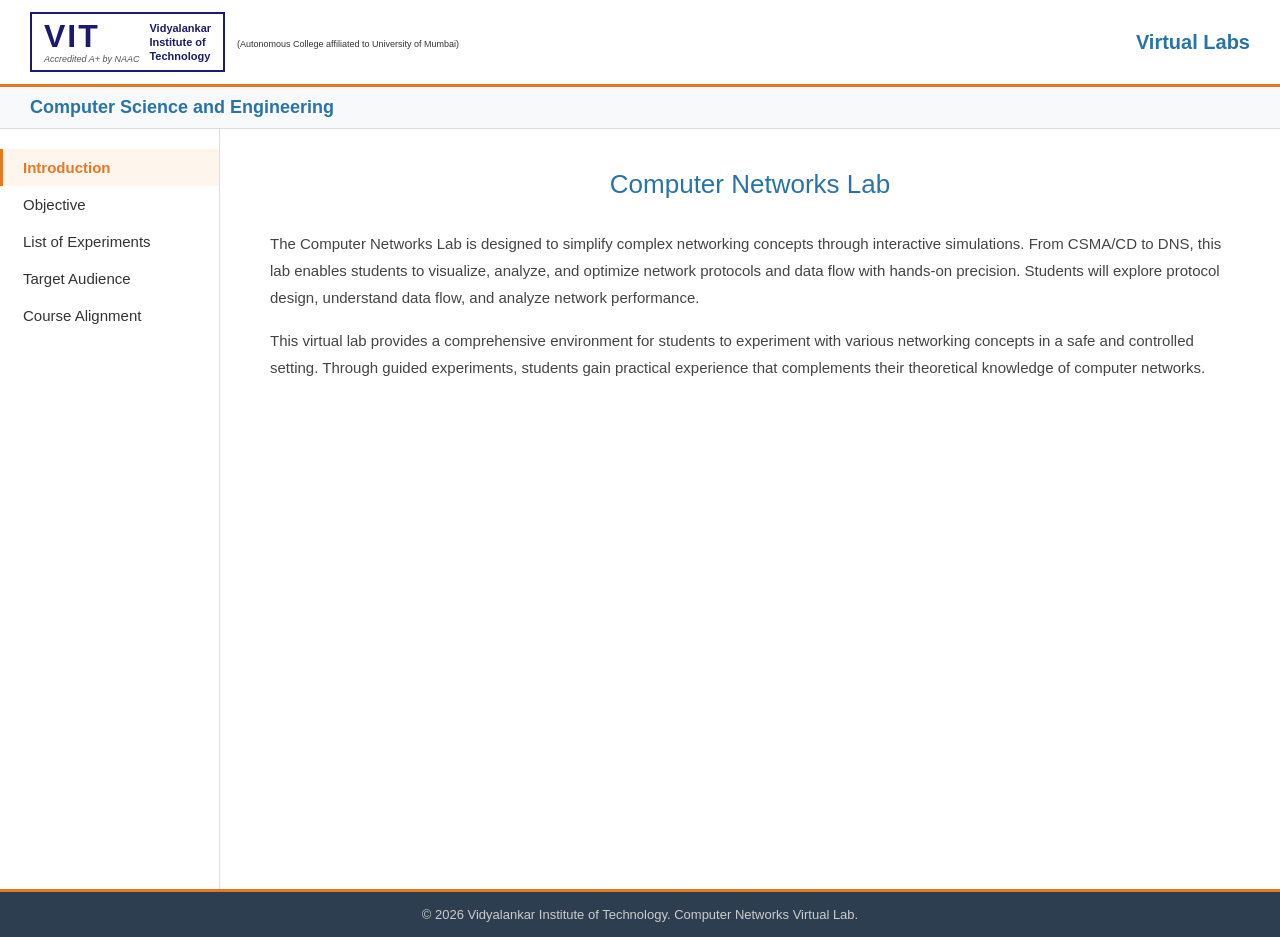
<file: index.html>
<!DOCTYPE html>
<html lang="en">
<head>
    <meta charset="UTF-8">
    <meta http-equiv="refresh" content="0; url=Introduction.html">
    <title>Redirecting...</title>
</head>
<body>
    <p>Redirecting to <a href="Introduction.html">Introduction</a>...</p>
</body>
</html>
</file>
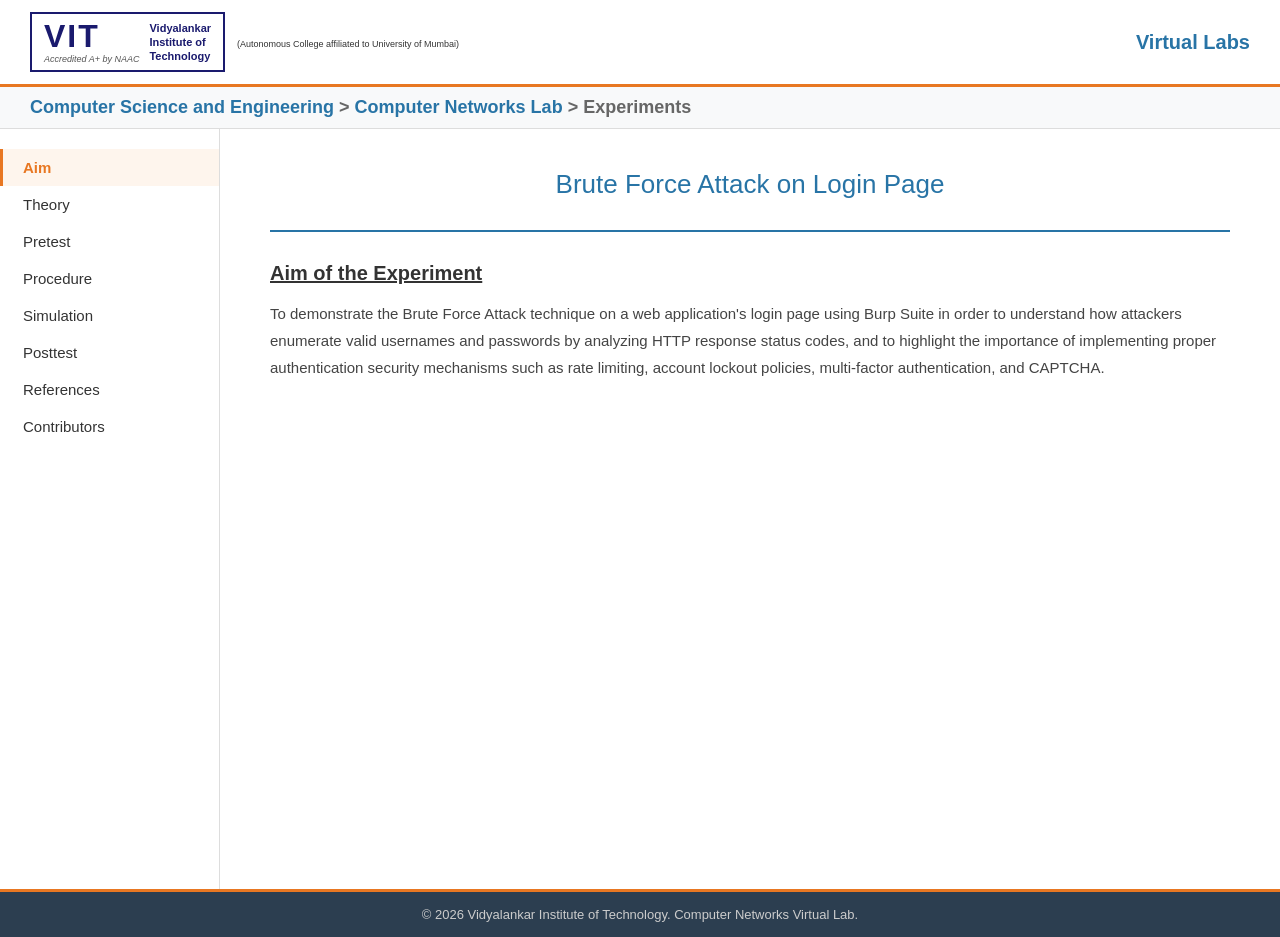
<file: experiment/index.html>
<!DOCTYPE html>
<html lang="en">
<head>
    <meta charset="UTF-8">
    <meta http-equiv="refresh" content="0; url=aim.html">
    <title>Redirecting...</title>
</head>
<body>
    <p>Redirecting to <a href="aim.html">Aim</a>...</p>
</body>
</html>
</file>
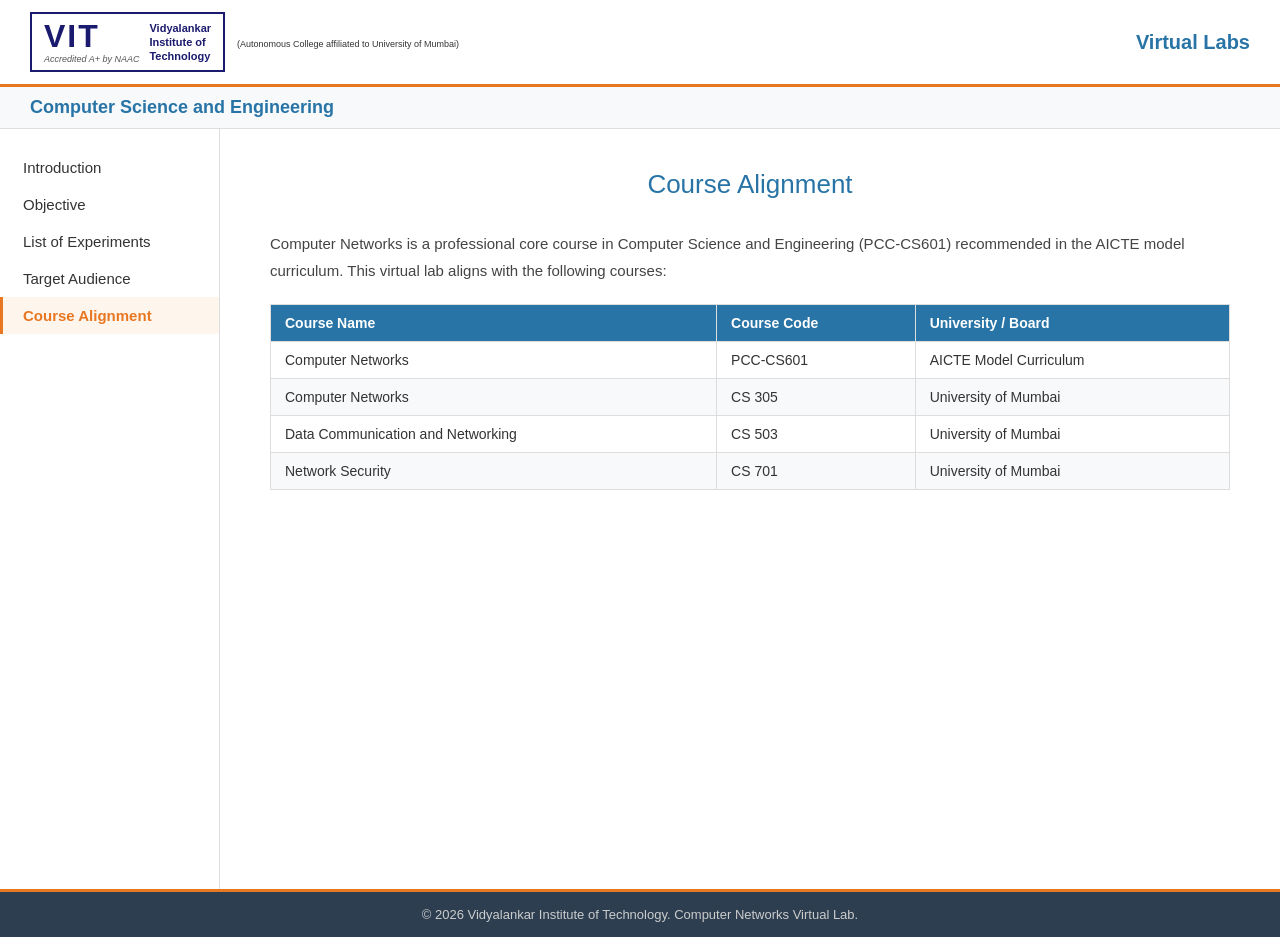
<file: Course-Alignment.html>
<!DOCTYPE html>
<html lang="en">
<head>
    <meta charset="UTF-8">
    <meta name="viewport" content="width=device-width, initial-scale=1.0">
    <title>Computer Networks Lab - Course Alignment</title>
    <link rel="stylesheet" href="styles.css">
</head>
<body>
    <header class="header">
        <a href="Introduction.html" class="logo">
            <div class="logo-box">
                <div>
                    <div class="logo-vit">VIT</div>
                    <div class="logo-accredited">Accredited A+ by NAAC</div>
                </div>
                <div class="logo-text">
                    Vidyalankar<br>Institute of<br>Technology
                </div>
            </div>
            <div class="logo-subtitle">(Autonomous College affiliated to University of Mumbai)</div>
        </a>
        <div class="header-title">Virtual Labs</div>
    </header>

    <div class="discipline-bar">
        <h2>Computer Science and Engineering</h2>
    </div>

    <div class="container">
        <nav class="sidebar">
            <a href="Introduction.html">Introduction</a>
            <a href="Objective.html">Objective</a>
            <a href="List-of-experiments.html">List of Experiments</a>
            <a href="Target-Audience.html">Target Audience</a>
            <a href="Course-Alignment.html" class="active">Course Alignment</a>
        </nav>

        <main class="content">
            <h1>Course Alignment</h1>
            <p>
                Computer Networks is a professional core course in Computer Science and Engineering (PCC-CS601) recommended in the AICTE model curriculum. This virtual lab aligns with the following courses:
            </p>
            <table>
                <thead>
                    <tr>
                        <th>Course Name</th>
                        <th>Course Code</th>
                        <th>University / Board</th>
                    </tr>
                </thead>
                <tbody>
                    <tr>
                        <td>Computer Networks</td>
                        <td>PCC-CS601</td>
                        <td>AICTE Model Curriculum</td>
                    </tr>
                    <tr>
                        <td>Computer Networks</td>
                        <td>CS 305</td>
                        <td>University of Mumbai</td>
                    </tr>
                    <tr>
                        <td>Data Communication and Networking</td>
                        <td>CS 503</td>
                        <td>University of Mumbai</td>
                    </tr>
                    <tr>
                        <td>Network Security</td>
                        <td>CS 701</td>
                        <td>University of Mumbai</td>
                    </tr>
                </tbody>
            </table>
        </main>
    </div>

    <footer class="footer">
        &copy; 2026 Vidyalankar Institute of Technology. Computer Networks Virtual Lab.
    </footer>
</body>
</html>
</file>
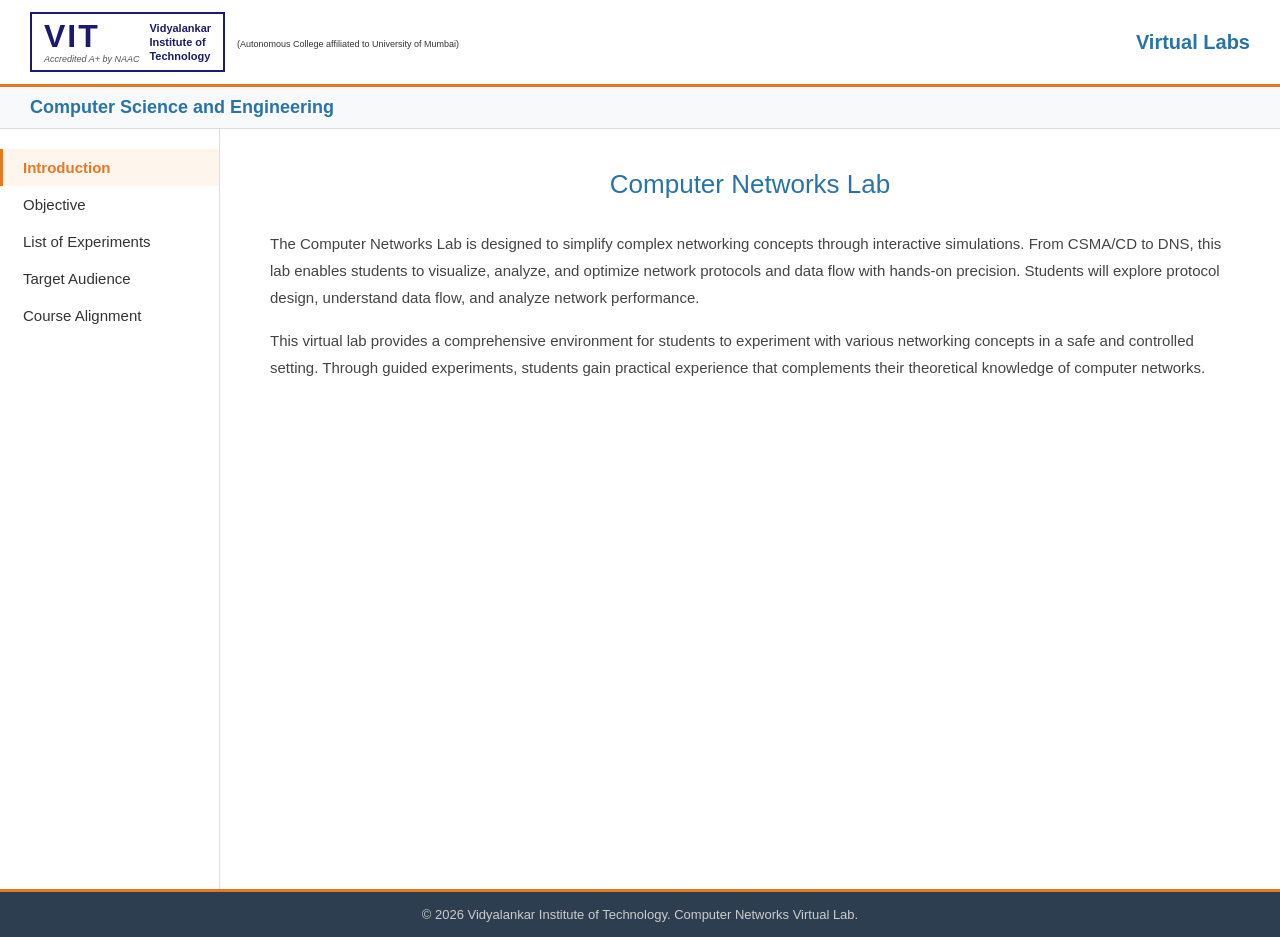
<file: Introduction.html>
<!DOCTYPE html>
<html lang="en">
<head>
    <meta charset="UTF-8">
    <meta name="viewport" content="width=device-width, initial-scale=1.0">
    <title>Computer Networks Lab - Introduction</title>
    <link rel="stylesheet" href="styles.css">
</head>
<body>
    <header class="header">
        <a href="Introduction.html" class="logo">
            <div class="logo-box">
                <div>
                    <div class="logo-vit">VIT</div>
                    <div class="logo-accredited">Accredited A+ by NAAC</div>
                </div>
                <div class="logo-text">
                    Vidyalankar<br>Institute of<br>Technology
                </div>
            </div>
            <div class="logo-subtitle">(Autonomous College affiliated to University of Mumbai)</div>
        </a>
        <div class="header-title">Virtual Labs</div>
    </header>

    <div class="discipline-bar">
        <h2>Computer Science and Engineering</h2>
    </div>

    <div class="container">
        <nav class="sidebar">
            <a href="Introduction.html" class="active">Introduction</a>
            <a href="Objective.html">Objective</a>
            <a href="List-of-experiments.html">List of Experiments</a>
            <a href="Target-Audience.html">Target Audience</a>
            <a href="Course-Alignment.html">Course Alignment</a>
        </nav>

        <main class="content">
            <h1>Computer Networks Lab</h1>
            <p>
                The Computer Networks Lab is designed to simplify complex networking concepts through interactive simulations. From CSMA/CD to DNS, this lab enables students to visualize, analyze, and optimize network protocols and data flow with hands-on precision. Students will explore protocol design, understand data flow, and analyze network performance.
            </p>
            <p>
                This virtual lab provides a comprehensive environment for students to experiment with various networking concepts in a safe and controlled setting. Through guided experiments, students gain practical experience that complements their theoretical knowledge of computer networks.
            </p>
        </main>
    </div>

    <footer class="footer">
        &copy; 2026 Vidyalankar Institute of Technology. Computer Networks Virtual Lab.
    </footer>
</body>
</html>
</file>
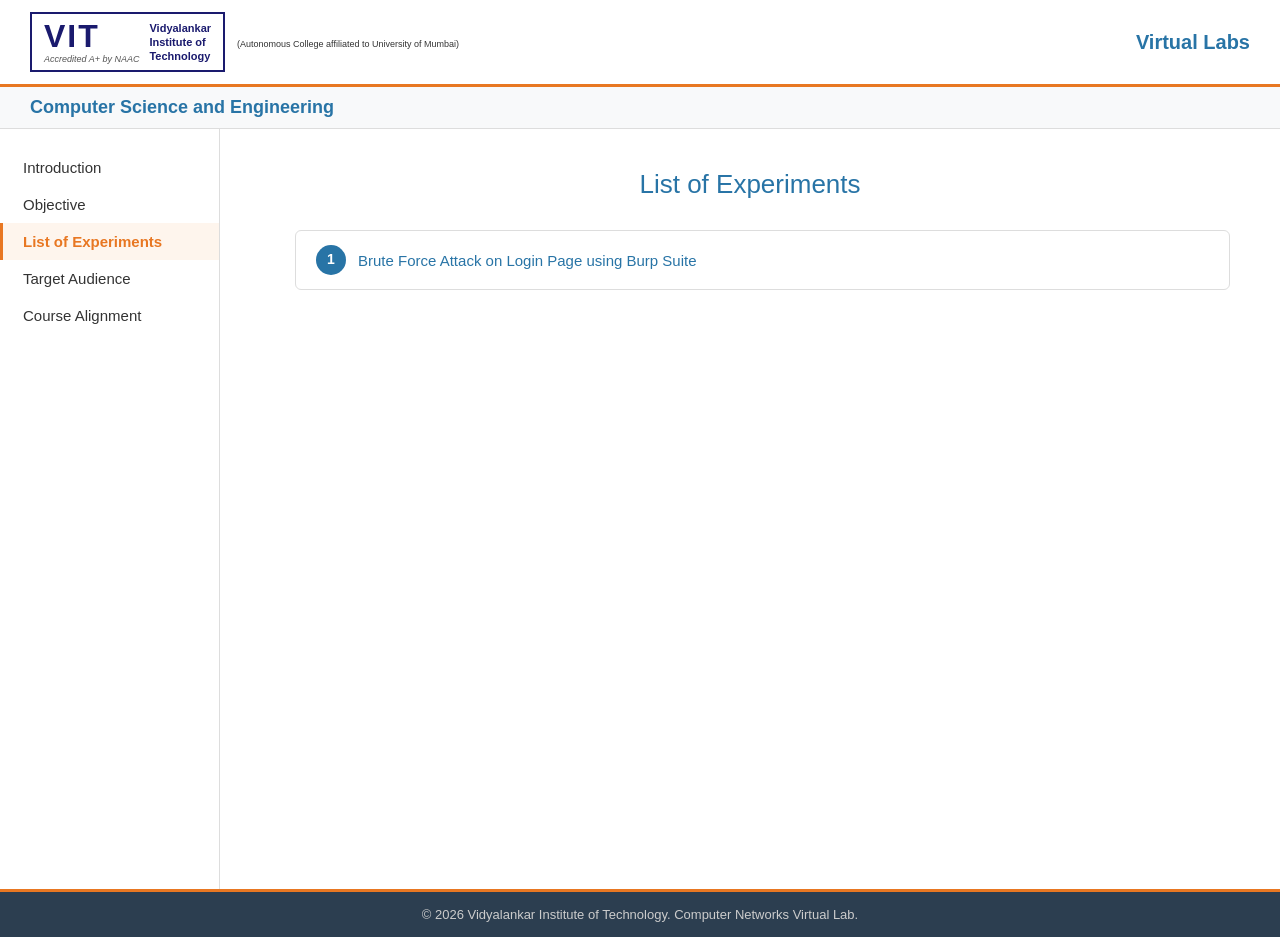
<file: List-of-experiments.html>
<!DOCTYPE html>
<html lang="en">
<head>
    <meta charset="UTF-8">
    <meta name="viewport" content="width=device-width, initial-scale=1.0">
    <title>Computer Networks Lab - List of Experiments</title>
    <link rel="stylesheet" href="styles.css">
</head>
<body>
    <header class="header">
        <a href="Introduction.html" class="logo">
            <div class="logo-box">
                <div>
                    <div class="logo-vit">VIT</div>
                    <div class="logo-accredited">Accredited A+ by NAAC</div>
                </div>
                <div class="logo-text">
                    Vidyalankar<br>Institute of<br>Technology
                </div>
            </div>
            <div class="logo-subtitle">(Autonomous College affiliated to University of Mumbai)</div>
        </a>
        <div class="header-title">Virtual Labs</div>
    </header>

    <div class="discipline-bar">
        <h2>Computer Science and Engineering</h2>
    </div>

    <div class="container">
        <nav class="sidebar">
            <a href="Introduction.html">Introduction</a>
            <a href="Objective.html">Objective</a>
            <a href="List-of-experiments.html" class="active">List of Experiments</a>
            <a href="Target-Audience.html">Target Audience</a>
            <a href="Course-Alignment.html">Course Alignment</a>
        </nav>

        <main class="content">
            <h1>List of Experiments</h1>
            <ul class="experiment-list">
                <li>
                    <span class="experiment-number">1</span>
                    <a href="experiment/aim.html">Brute Force Attack on Login Page using Burp Suite</a>
                </li>
            </ul>
        </main>
    </div>

    <footer class="footer">
        &copy; 2026 Vidyalankar Institute of Technology. Computer Networks Virtual Lab.
    </footer>
</body>
</html>
</file>
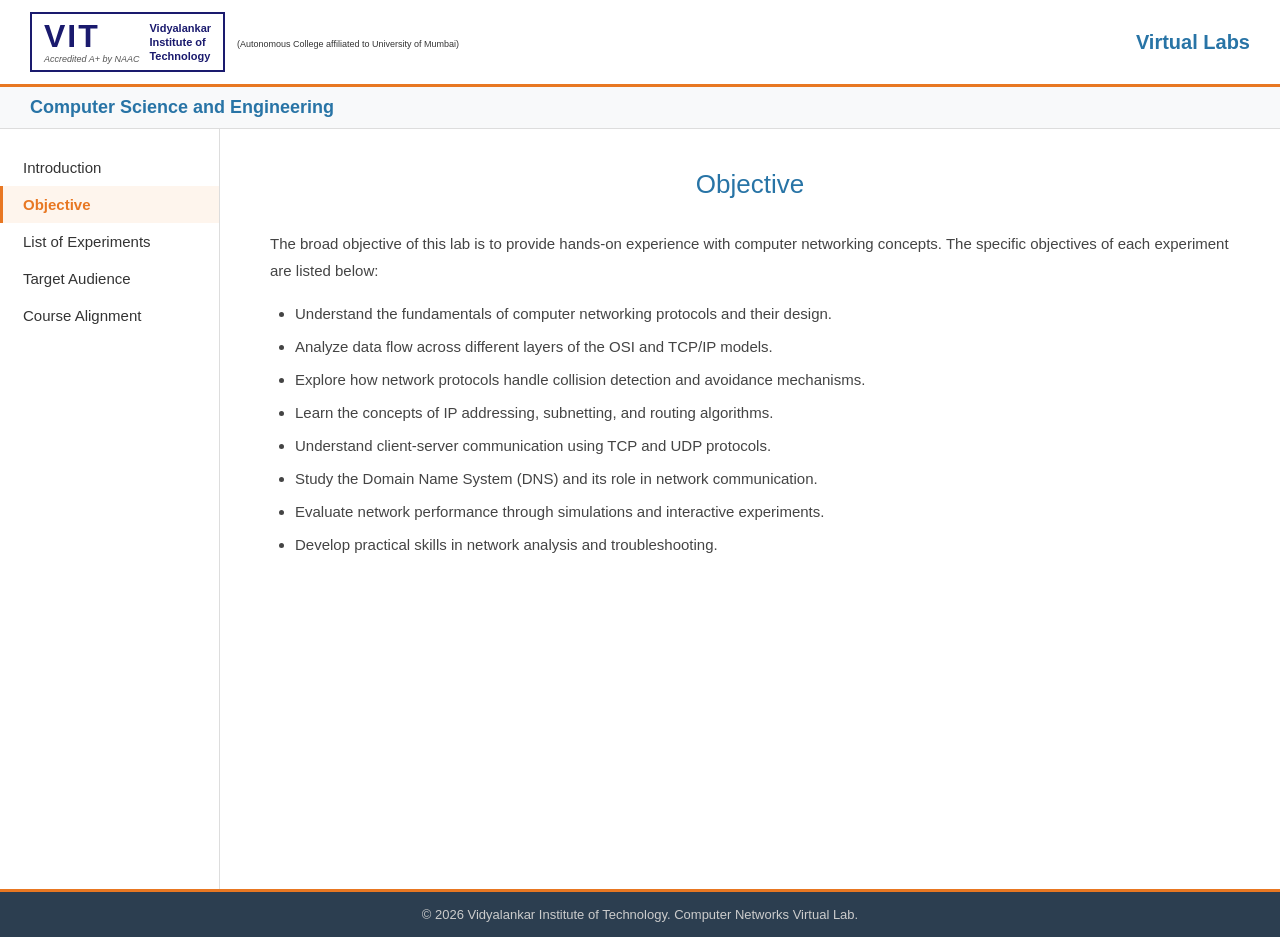
<file: Objective.html>
<!DOCTYPE html>
<html lang="en">
<head>
    <meta charset="UTF-8">
    <meta name="viewport" content="width=device-width, initial-scale=1.0">
    <title>Computer Networks Lab - Objective</title>
    <link rel="stylesheet" href="styles.css">
</head>
<body>
    <header class="header">
        <a href="Introduction.html" class="logo">
            <div class="logo-box">
                <div>
                    <div class="logo-vit">VIT</div>
                    <div class="logo-accredited">Accredited A+ by NAAC</div>
                </div>
                <div class="logo-text">
                    Vidyalankar<br>Institute of<br>Technology
                </div>
            </div>
            <div class="logo-subtitle">(Autonomous College affiliated to University of Mumbai)</div>
        </a>
        <div class="header-title">Virtual Labs</div>
    </header>

    <div class="discipline-bar">
        <h2>Computer Science and Engineering</h2>
    </div>

    <div class="container">
        <nav class="sidebar">
            <a href="Introduction.html">Introduction</a>
            <a href="Objective.html" class="active">Objective</a>
            <a href="List-of-experiments.html">List of Experiments</a>
            <a href="Target-Audience.html">Target Audience</a>
            <a href="Course-Alignment.html">Course Alignment</a>
        </nav>

        <main class="content">
            <h1>Objective</h1>
            <p>The broad objective of this lab is to provide hands-on experience with computer networking concepts. The specific objectives of each experiment are listed below:</p>
            <ul>
                <li>Understand the fundamentals of computer networking protocols and their design.</li>
                <li>Analyze data flow across different layers of the OSI and TCP/IP models.</li>
                <li>Explore how network protocols handle collision detection and avoidance mechanisms.</li>
                <li>Learn the concepts of IP addressing, subnetting, and routing algorithms.</li>
                <li>Understand client-server communication using TCP and UDP protocols.</li>
                <li>Study the Domain Name System (DNS) and its role in network communication.</li>
                <li>Evaluate network performance through simulations and interactive experiments.</li>
                <li>Develop practical skills in network analysis and troubleshooting.</li>
            </ul>
        </main>
    </div>

    <footer class="footer">
        &copy; 2026 Vidyalankar Institute of Technology. Computer Networks Virtual Lab.
    </footer>
</body>
</html>
</file>
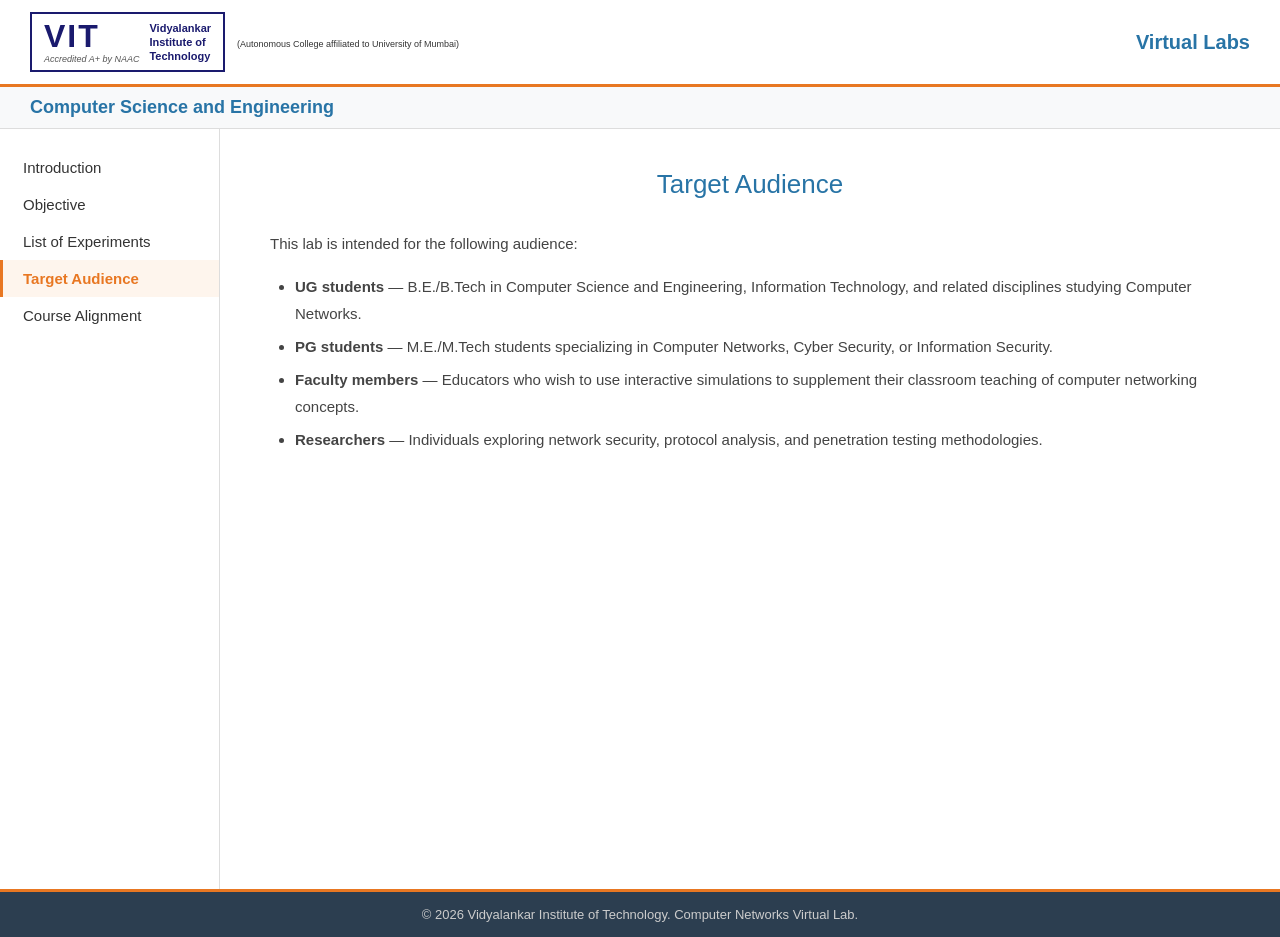
<file: Target-Audience.html>
<!DOCTYPE html>
<html lang="en">
<head>
    <meta charset="UTF-8">
    <meta name="viewport" content="width=device-width, initial-scale=1.0">
    <title>Computer Networks Lab - Target Audience</title>
    <link rel="stylesheet" href="styles.css">
</head>
<body>
    <header class="header">
        <a href="Introduction.html" class="logo">
            <div class="logo-box">
                <div>
                    <div class="logo-vit">VIT</div>
                    <div class="logo-accredited">Accredited A+ by NAAC</div>
                </div>
                <div class="logo-text">
                    Vidyalankar<br>Institute of<br>Technology
                </div>
            </div>
            <div class="logo-subtitle">(Autonomous College affiliated to University of Mumbai)</div>
        </a>
        <div class="header-title">Virtual Labs</div>
    </header>

    <div class="discipline-bar">
        <h2>Computer Science and Engineering</h2>
    </div>

    <div class="container">
        <nav class="sidebar">
            <a href="Introduction.html">Introduction</a>
            <a href="Objective.html">Objective</a>
            <a href="List-of-experiments.html">List of Experiments</a>
            <a href="Target-Audience.html" class="active">Target Audience</a>
            <a href="Course-Alignment.html">Course Alignment</a>
        </nav>

        <main class="content">
            <h1>Target Audience</h1>
            <p>This lab is intended for the following audience:</p>
            <ul>
                <li><strong>UG students</strong> — B.E./B.Tech in Computer Science and Engineering, Information Technology, and related disciplines studying Computer Networks.</li>
                <li><strong>PG students</strong> — M.E./M.Tech students specializing in Computer Networks, Cyber Security, or Information Security.</li>
                <li><strong>Faculty members</strong> — Educators who wish to use interactive simulations to supplement their classroom teaching of computer networking concepts.</li>
                <li><strong>Researchers</strong> — Individuals exploring network security, protocol analysis, and penetration testing methodologies.</li>
            </ul>
        </main>
    </div>

    <footer class="footer">
        &copy; 2026 Vidyalankar Institute of Technology. Computer Networks Virtual Lab.
    </footer>
</body>
</html>
</file>
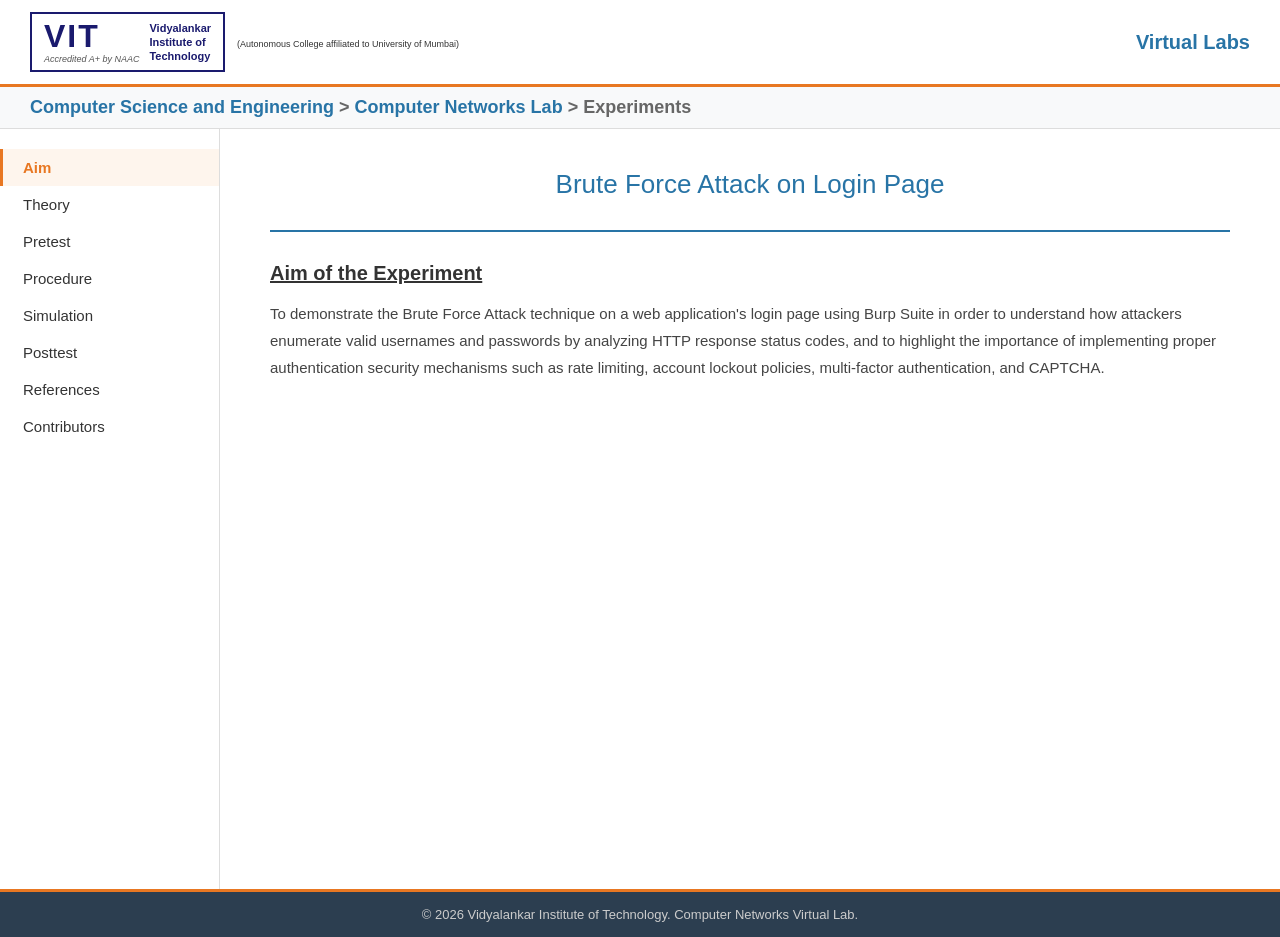
<file: experiment/aim.html>
<!DOCTYPE html>
<html lang="en">
<head>
    <meta charset="UTF-8">
    <meta name="viewport" content="width=device-width, initial-scale=1.0">
    <title>Brute Force Attack - Aim</title>
    <link rel="stylesheet" href="../styles.css">
</head>
<body>
    <header class="header">
        <a href="../Introduction.html" class="logo">
            <div class="logo-box">
                <div>
                    <div class="logo-vit">VIT</div>
                    <div class="logo-accredited">Accredited A+ by NAAC</div>
                </div>
                <div class="logo-text">
                    Vidyalankar<br>Institute of<br>Technology
                </div>
            </div>
            <div class="logo-subtitle">(Autonomous College affiliated to University of Mumbai)</div>
        </a>
        <div class="header-title">Virtual Labs</div>
    </header>

    <div class="discipline-bar">
        <h2>
            <a href="../Introduction.html" style="color: #2874a6; text-decoration: none;">Computer Science and Engineering</a>
            <span style="color: #666;"> &gt; </span>
            <a href="../List-of-experiments.html" style="color: #2874a6; text-decoration: none;">Computer Networks Lab</a>
            <span style="color: #666;"> &gt; </span>
            <span style="color: #666;">Experiments</span>
        </h2>
    </div>

    <div class="container">
        <nav class="sidebar">
            <a href="aim.html" class="active">Aim</a>
            <a href="theory.html">Theory</a>
            <a href="pretest.html">Pretest</a>
            <a href="procedure.html">Procedure</a>
            <a href="simulation.html">Simulation</a>
            <a href="posttest.html">Posttest</a>
            <a href="references.html">References</a>
            <a href="contributors.html">Contributors</a>
        </nav>

        <main class="content">
            <h1>Brute Force Attack on Login Page</h1>
            <hr style="border: 1px solid #2874a6; margin-bottom: 30px;">

            <h2 style="font-size: 20px; color: #333; text-decoration: underline; margin-bottom: 15px;">Aim of the Experiment</h2>
            <p>
                To demonstrate the Brute Force Attack technique on a web application's login page using Burp Suite in order to understand how attackers enumerate valid usernames and passwords by analyzing HTTP response status codes, and to highlight the importance of implementing proper authentication security mechanisms such as rate limiting, account lockout policies, multi-factor authentication, and CAPTCHA.
            </p>
        </main>
    </div>

    <footer class="footer">
        &copy; 2026 Vidyalankar Institute of Technology. Computer Networks Virtual Lab.
    </footer>
</body>
</html>
</file>
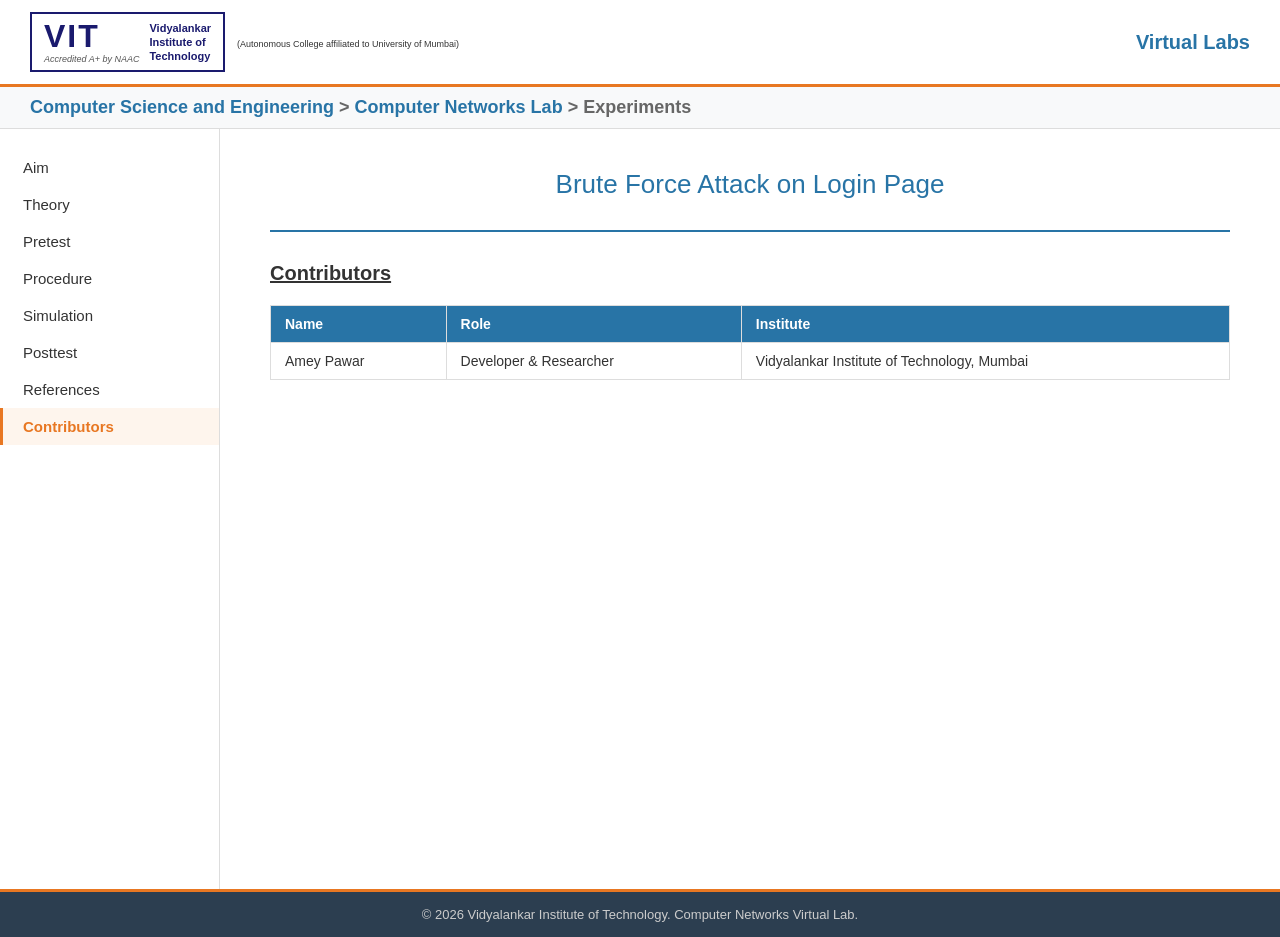
<file: experiment/contributors.html>
<!DOCTYPE html>
<html lang="en">
<head>
    <meta charset="UTF-8">
    <meta name="viewport" content="width=device-width, initial-scale=1.0">
    <title>Brute Force Attack - Contributors</title>
    <link rel="stylesheet" href="../styles.css">
</head>
<body>
    <header class="header">
        <a href="../Introduction.html" class="logo">
            <div class="logo-box">
                <div>
                    <div class="logo-vit">VIT</div>
                    <div class="logo-accredited">Accredited A+ by NAAC</div>
                </div>
                <div class="logo-text">
                    Vidyalankar<br>Institute of<br>Technology
                </div>
            </div>
            <div class="logo-subtitle">(Autonomous College affiliated to University of Mumbai)</div>
        </a>
        <div class="header-title">Virtual Labs</div>
    </header>

    <div class="discipline-bar">
        <h2>
            <a href="../Introduction.html" style="color: #2874a6; text-decoration: none;">Computer Science and Engineering</a>
            <span style="color: #666;"> &gt; </span>
            <a href="../List-of-experiments.html" style="color: #2874a6; text-decoration: none;">Computer Networks Lab</a>
            <span style="color: #666;"> &gt; </span>
            <span style="color: #666;">Experiments</span>
        </h2>
    </div>

    <div class="container">
        <nav class="sidebar">
            <a href="aim.html">Aim</a>
            <a href="theory.html">Theory</a>
            <a href="pretest.html">Pretest</a>
            <a href="procedure.html">Procedure</a>
            <a href="simulation.html">Simulation</a>
            <a href="posttest.html">Posttest</a>
            <a href="references.html">References</a>
            <a href="contributors.html" class="active">Contributors</a>
        </nav>

        <main class="content">
            <h1>Brute Force Attack on Login Page</h1>
            <hr style="border: 1px solid #2874a6; margin-bottom: 30px;">

            <h2 style="font-size: 20px; color: #333; text-decoration: underline; margin-bottom: 15px;">Contributors</h2>
            <table>
                <thead>
                    <tr>
                        <th>Name</th>
                        <th>Role</th>
                        <th>Institute</th>
                    </tr>
                </thead>
                <tbody>
                    <tr>
                        <td>Amey Pawar</td>
                        <td>Developer &amp; Researcher</td>
                        <td>Vidyalankar Institute of Technology, Mumbai</td>
                    </tr>
                </tbody>
            </table>
        </main>
    </div>

    <footer class="footer">
        &copy; 2026 Vidyalankar Institute of Technology. Computer Networks Virtual Lab.
    </footer>
</body>
</html>
</file>
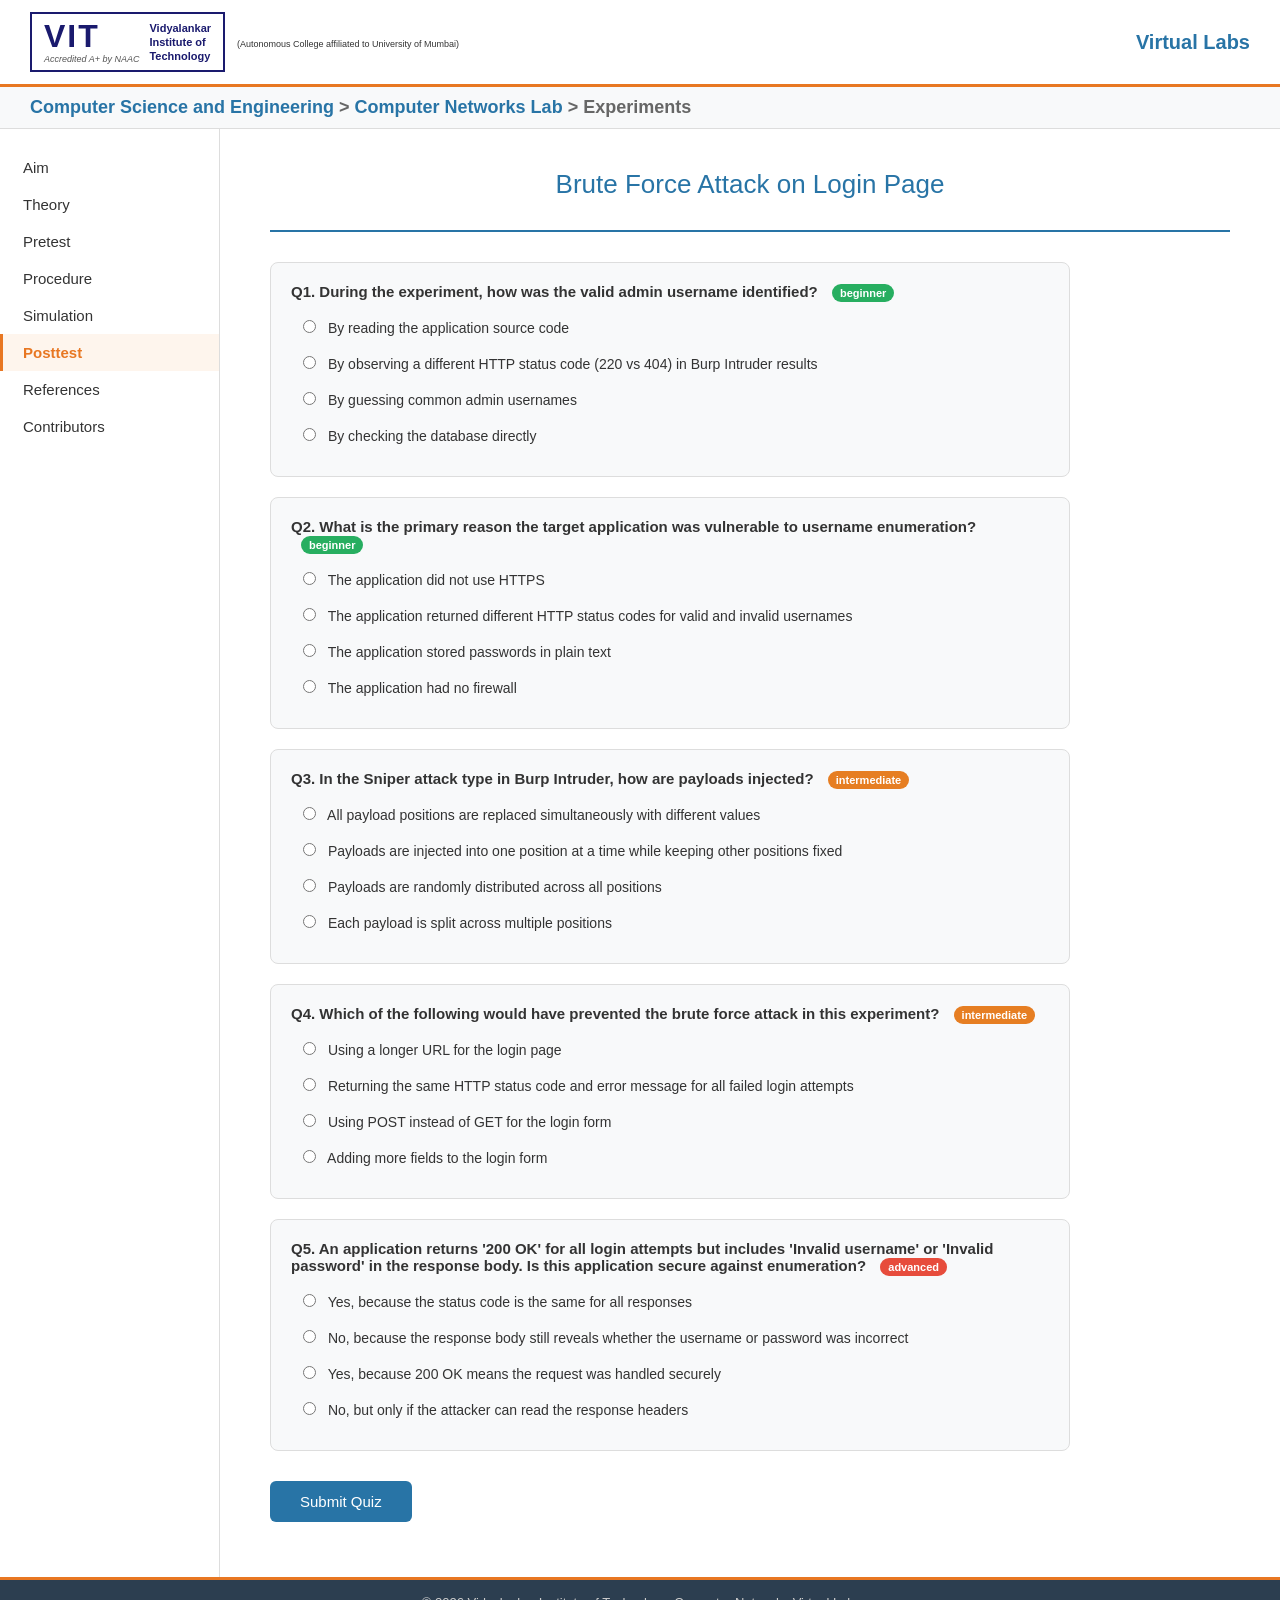
<file: experiment/posttest.html>
<!DOCTYPE html>
<html lang="en">
<head>
    <meta charset="UTF-8">
    <meta name="viewport" content="width=device-width, initial-scale=1.0">
    <title>Brute Force Attack - Posttest</title>
    <link rel="stylesheet" href="../styles.css">
    <style>
        .quiz-container { max-width: 800px; }
        .question { background: #f8f9fa; border: 1px solid #ddd; border-radius: 8px; padding: 20px; margin-bottom: 20px; }
        .question h3 { font-size: 15px; color: #333; margin-bottom: 12px; }
        .question label { display: block; padding: 8px 12px; margin: 4px 0; border-radius: 4px; cursor: pointer; font-size: 14px; }
        .question label:hover { background: #e8f4fc; }
        .question input[type="radio"] { margin-right: 8px; }
        .difficulty { font-size: 11px; padding: 3px 8px; border-radius: 10px; color: #fff; margin-left: 10px; }
        .beginner { background: #27ae60; }
        .intermediate { background: #e67e22; }
        .advanced { background: #e74c3c; }
        .btn-submit { background: #2874a6; color: #fff; border: none; padding: 12px 30px; border-radius: 6px; font-size: 15px; cursor: pointer; margin-top: 10px; }
        .btn-submit:hover { background: #1a5276; }
        .result { display: none; padding: 10px 15px; margin-top: 8px; border-radius: 4px; font-size: 14px; }
        .correct { background: #d4edda; color: #155724; display: block; }
        .incorrect { background: #f8d7da; color: #721c24; display: block; }
    </style>
</head>
<body>
    <header class="header">
        <a href="../Introduction.html" class="logo">
            <div class="logo-box">
                <div>
                    <div class="logo-vit">VIT</div>
                    <div class="logo-accredited">Accredited A+ by NAAC</div>
                </div>
                <div class="logo-text">
                    Vidyalankar<br>Institute of<br>Technology
                </div>
            </div>
            <div class="logo-subtitle">(Autonomous College affiliated to University of Mumbai)</div>
        </a>
        <div class="header-title">Virtual Labs</div>
    </header>

    <div class="discipline-bar">
        <h2>
            <a href="../Introduction.html" style="color: #2874a6; text-decoration: none;">Computer Science and Engineering</a>
            <span style="color: #666;"> &gt; </span>
            <a href="../List-of-experiments.html" style="color: #2874a6; text-decoration: none;">Computer Networks Lab</a>
            <span style="color: #666;"> &gt; </span>
            <span style="color: #666;">Experiments</span>
        </h2>
    </div>

    <div class="container">
        <nav class="sidebar">
            <a href="aim.html">Aim</a>
            <a href="theory.html">Theory</a>
            <a href="pretest.html">Pretest</a>
            <a href="procedure.html">Procedure</a>
            <a href="simulation.html">Simulation</a>
            <a href="posttest.html" class="active">Posttest</a>
            <a href="references.html">References</a>
            <a href="contributors.html">Contributors</a>
        </nav>

        <main class="content">
            <h1>Brute Force Attack on Login Page</h1>
            <hr style="border: 1px solid #2874a6; margin-bottom: 30px;">

            <div class="quiz-container" id="quiz"></div>
            <button class="btn-submit" onclick="submitQuiz()">Submit Quiz</button>
            <div id="score" style="margin-top: 15px; font-size: 16px; font-weight: 600;"></div>
        </main>
    </div>

    <footer class="footer">
        &copy; 2026 Vidyalankar Institute of Technology. Computer Networks Virtual Lab.
    </footer>

    <script>
        const questions = [
            {
                q: "During the experiment, how was the valid admin username identified?",
                options: [
                    "By reading the application source code",
                    "By observing a different HTTP status code (220 vs 404) in Burp Intruder results",
                    "By guessing common admin usernames",
                    "By checking the database directly"
                ],
                correct: 1,
                difficulty: "beginner",
                explanation: "The valid username returned HTTP 220 (wrong password) while invalid usernames returned 404 (not found), making it identifiable."
            },
            {
                q: "What is the primary reason the target application was vulnerable to username enumeration?",
                options: [
                    "The application did not use HTTPS",
                    "The application returned different HTTP status codes for valid and invalid usernames",
                    "The application stored passwords in plain text",
                    "The application had no firewall"
                ],
                correct: 1,
                difficulty: "beginner",
                explanation: "Different status codes for valid vs. invalid usernames allow attackers to determine which usernames exist in the system."
            },
            {
                q: "In the Sniper attack type in Burp Intruder, how are payloads injected?",
                options: [
                    "All payload positions are replaced simultaneously with different values",
                    "Payloads are injected into one position at a time while keeping other positions fixed",
                    "Payloads are randomly distributed across all positions",
                    "Each payload is split across multiple positions"
                ],
                correct: 1,
                difficulty: "intermediate",
                explanation: "Sniper mode iterates through a single payload list, injecting one value at a time into the marked position."
            },
            {
                q: "Which of the following would have prevented the brute force attack in this experiment?",
                options: [
                    "Using a longer URL for the login page",
                    "Returning the same HTTP status code and error message for all failed login attempts",
                    "Using POST instead of GET for the login form",
                    "Adding more fields to the login form"
                ],
                correct: 1,
                difficulty: "intermediate",
                explanation: "Uniform responses prevent attackers from distinguishing between valid and invalid usernames or passwords."
            },
            {
                q: "An application returns '200 OK' for all login attempts but includes 'Invalid username' or 'Invalid password' in the response body. Is this application secure against enumeration?",
                options: [
                    "Yes, because the status code is the same for all responses",
                    "No, because the response body still reveals whether the username or password was incorrect",
                    "Yes, because 200 OK means the request was handled securely",
                    "No, but only if the attacker can read the response headers"
                ],
                correct: 1,
                difficulty: "advanced",
                explanation: "Even with identical status codes, different response bodies can be used for enumeration. Both status codes and response content must be uniform."
            }
        ];

        function renderQuiz() {
            const container = document.getElementById('quiz');
            questions.forEach((q, i) => {
                let html = `<div class="question">
                    <h3>Q${i + 1}. ${q.q} <span class="difficulty ${q.difficulty}">${q.difficulty}</span></h3>`;
                q.options.forEach((opt, j) => {
                    html += `<label><input type="radio" name="q${i}" value="${j}"> ${opt}</label>`;
                });
                html += `<div class="result" id="result${i}"></div></div>`;
                container.innerHTML += html;
            });
        }

        function submitQuiz() {
            let score = 0;
            questions.forEach((q, i) => {
                const selected = document.querySelector(`input[name="q${i}"]:checked`);
                const resultDiv = document.getElementById(`result${i}`);
                if (selected && parseInt(selected.value) === q.correct) {
                    score++;
                    resultDiv.className = 'result correct';
                    resultDiv.textContent = 'Correct! ' + q.explanation;
                } else {
                    resultDiv.className = 'result incorrect';
                    resultDiv.textContent = 'Incorrect. ' + q.explanation;
                }
            });
            document.getElementById('score').textContent = `Score: ${score} / ${questions.length}`;
        }

        renderQuiz();
    </script>
</body>
</html>
</file>
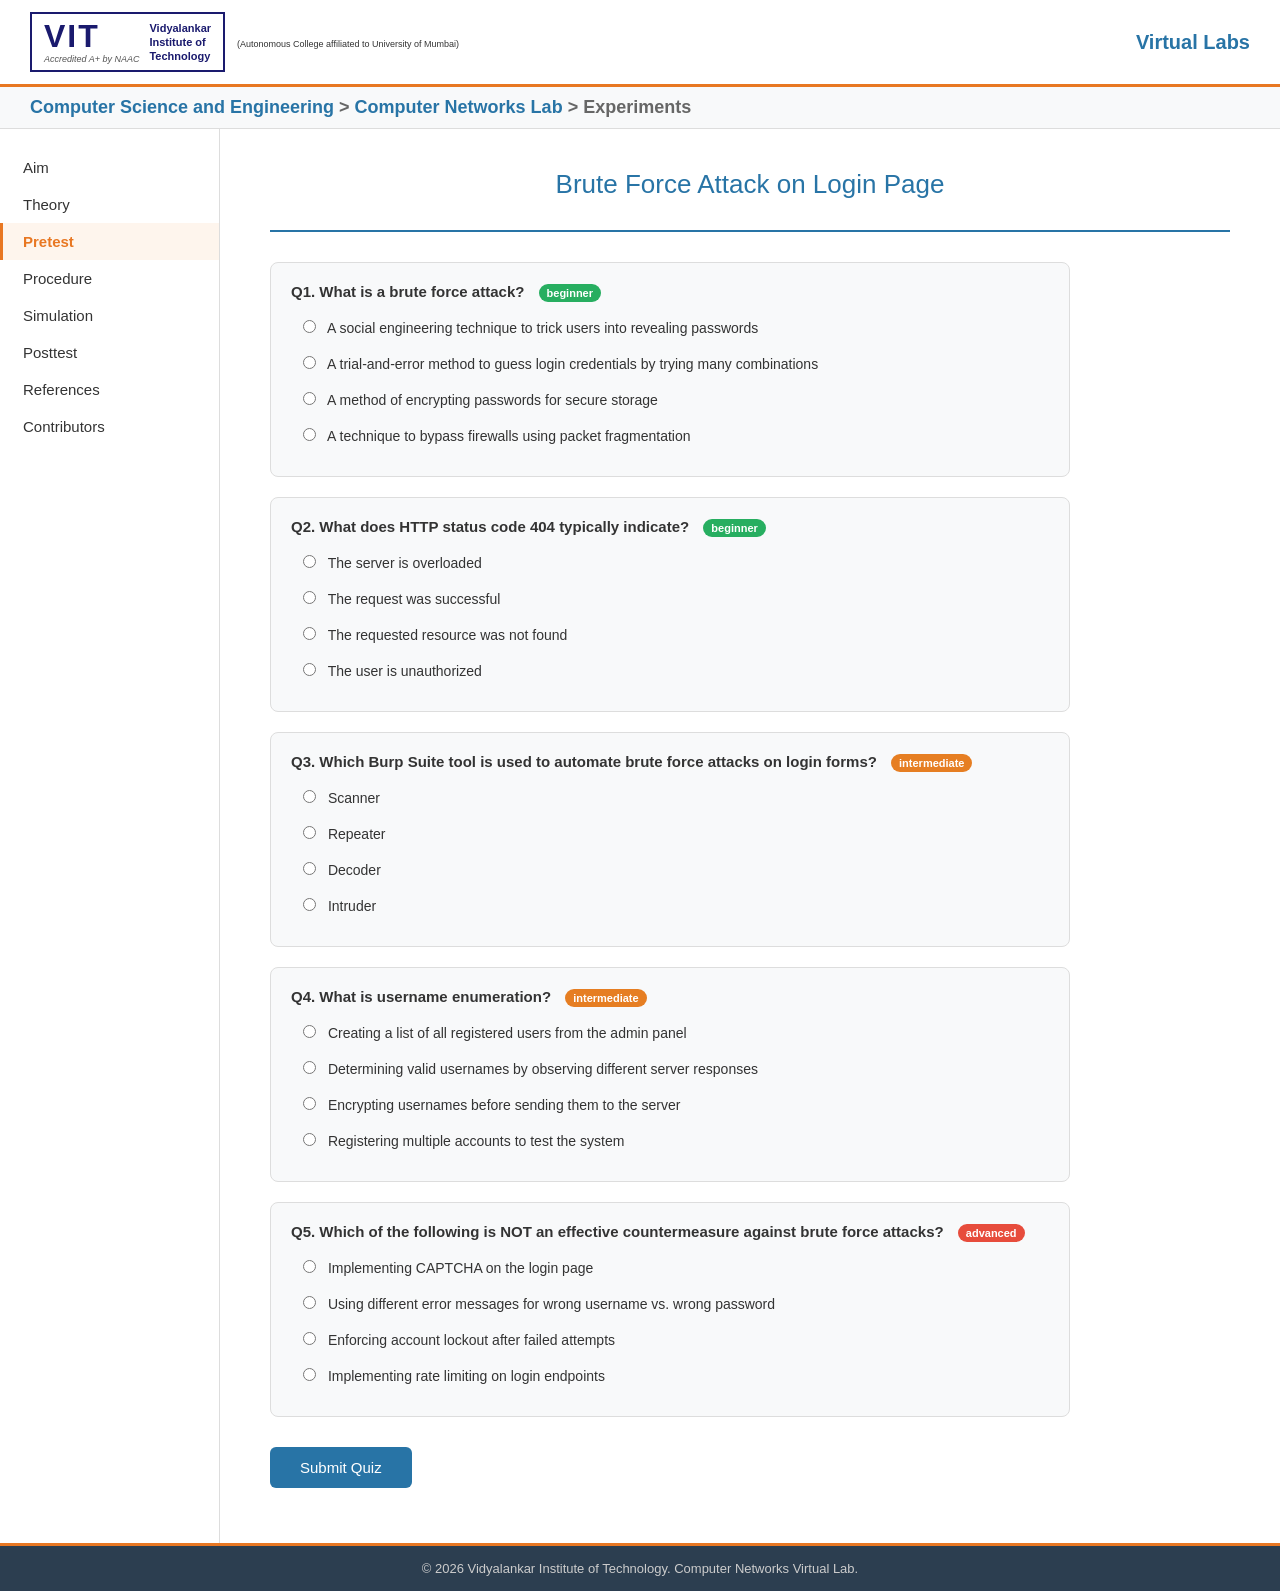
<file: experiment/pretest.html>
<!DOCTYPE html>
<html lang="en">
<head>
    <meta charset="UTF-8">
    <meta name="viewport" content="width=device-width, initial-scale=1.0">
    <title>Brute Force Attack - Pretest</title>
    <link rel="stylesheet" href="../styles.css">
    <style>
        .quiz-container { max-width: 800px; }
        .question { background: #f8f9fa; border: 1px solid #ddd; border-radius: 8px; padding: 20px; margin-bottom: 20px; }
        .question h3 { font-size: 15px; color: #333; margin-bottom: 12px; }
        .question label { display: block; padding: 8px 12px; margin: 4px 0; border-radius: 4px; cursor: pointer; font-size: 14px; }
        .question label:hover { background: #e8f4fc; }
        .question input[type="radio"] { margin-right: 8px; }
        .difficulty { font-size: 11px; padding: 3px 8px; border-radius: 10px; color: #fff; margin-left: 10px; }
        .beginner { background: #27ae60; }
        .intermediate { background: #e67e22; }
        .advanced { background: #e74c3c; }
        .btn-submit { background: #2874a6; color: #fff; border: none; padding: 12px 30px; border-radius: 6px; font-size: 15px; cursor: pointer; margin-top: 10px; }
        .btn-submit:hover { background: #1a5276; }
        .result { display: none; padding: 10px 15px; margin-top: 8px; border-radius: 4px; font-size: 14px; }
        .correct { background: #d4edda; color: #155724; display: block; }
        .incorrect { background: #f8d7da; color: #721c24; display: block; }
    </style>
</head>
<body>
    <header class="header">
        <a href="../Introduction.html" class="logo">
            <div class="logo-box">
                <div>
                    <div class="logo-vit">VIT</div>
                    <div class="logo-accredited">Accredited A+ by NAAC</div>
                </div>
                <div class="logo-text">
                    Vidyalankar<br>Institute of<br>Technology
                </div>
            </div>
            <div class="logo-subtitle">(Autonomous College affiliated to University of Mumbai)</div>
        </a>
        <div class="header-title">Virtual Labs</div>
    </header>

    <div class="discipline-bar">
        <h2>
            <a href="../Introduction.html" style="color: #2874a6; text-decoration: none;">Computer Science and Engineering</a>
            <span style="color: #666;"> &gt; </span>
            <a href="../List-of-experiments.html" style="color: #2874a6; text-decoration: none;">Computer Networks Lab</a>
            <span style="color: #666;"> &gt; </span>
            <span style="color: #666;">Experiments</span>
        </h2>
    </div>

    <div class="container">
        <nav class="sidebar">
            <a href="aim.html">Aim</a>
            <a href="theory.html">Theory</a>
            <a href="pretest.html" class="active">Pretest</a>
            <a href="procedure.html">Procedure</a>
            <a href="simulation.html">Simulation</a>
            <a href="posttest.html">Posttest</a>
            <a href="references.html">References</a>
            <a href="contributors.html">Contributors</a>
        </nav>

        <main class="content">
            <h1>Brute Force Attack on Login Page</h1>
            <hr style="border: 1px solid #2874a6; margin-bottom: 30px;">

            <div class="quiz-container" id="quiz"></div>
            <button class="btn-submit" onclick="submitQuiz()">Submit Quiz</button>
            <div id="score" style="margin-top: 15px; font-size: 16px; font-weight: 600;"></div>
        </main>
    </div>

    <footer class="footer">
        &copy; 2026 Vidyalankar Institute of Technology. Computer Networks Virtual Lab.
    </footer>

    <script>
        const questions = [
            {
                q: "What is a brute force attack?",
                options: [
                    "A social engineering technique to trick users into revealing passwords",
                    "A trial-and-error method to guess login credentials by trying many combinations",
                    "A method of encrypting passwords for secure storage",
                    "A technique to bypass firewalls using packet fragmentation"
                ],
                correct: 1,
                difficulty: "beginner",
                explanation: "A brute force attack systematically tries all possible combinations of credentials until the correct one is found."
            },
            {
                q: "What does HTTP status code 404 typically indicate?",
                options: [
                    "The server is overloaded",
                    "The request was successful",
                    "The requested resource was not found",
                    "The user is unauthorized"
                ],
                correct: 2,
                difficulty: "beginner",
                explanation: "HTTP 404 means the server cannot find the requested resource. In login context, it can indicate a non-existent username."
            },
            {
                q: "Which Burp Suite tool is used to automate brute force attacks on login forms?",
                options: [
                    "Scanner",
                    "Repeater",
                    "Decoder",
                    "Intruder"
                ],
                correct: 3,
                difficulty: "intermediate",
                explanation: "Burp Intruder automates customized attacks by injecting payloads into specific positions in HTTP requests."
            },
            {
                q: "What is username enumeration?",
                options: [
                    "Creating a list of all registered users from the admin panel",
                    "Determining valid usernames by observing different server responses",
                    "Encrypting usernames before sending them to the server",
                    "Registering multiple accounts to test the system"
                ],
                correct: 1,
                difficulty: "intermediate",
                explanation: "Username enumeration exploits different server responses for valid vs. invalid usernames to identify existing accounts."
            },
            {
                q: "Which of the following is NOT an effective countermeasure against brute force attacks?",
                options: [
                    "Implementing CAPTCHA on the login page",
                    "Using different error messages for wrong username vs. wrong password",
                    "Enforcing account lockout after failed attempts",
                    "Implementing rate limiting on login endpoints"
                ],
                correct: 1,
                difficulty: "advanced",
                explanation: "Returning different error messages for wrong username vs. wrong password actually helps attackers enumerate valid usernames."
            }
        ];

        function renderQuiz() {
            const container = document.getElementById('quiz');
            questions.forEach((q, i) => {
                let html = `<div class="question">
                    <h3>Q${i + 1}. ${q.q} <span class="difficulty ${q.difficulty}">${q.difficulty}</span></h3>`;
                q.options.forEach((opt, j) => {
                    html += `<label><input type="radio" name="q${i}" value="${j}"> ${opt}</label>`;
                });
                html += `<div class="result" id="result${i}"></div></div>`;
                container.innerHTML += html;
            });
        }

        function submitQuiz() {
            let score = 0;
            questions.forEach((q, i) => {
                const selected = document.querySelector(`input[name="q${i}"]:checked`);
                const resultDiv = document.getElementById(`result${i}`);
                if (selected && parseInt(selected.value) === q.correct) {
                    score++;
                    resultDiv.className = 'result correct';
                    resultDiv.textContent = 'Correct! ' + q.explanation;
                } else {
                    resultDiv.className = 'result incorrect';
                    resultDiv.textContent = 'Incorrect. ' + q.explanation;
                }
            });
            document.getElementById('score').textContent = `Score: ${score} / ${questions.length}`;
        }

        renderQuiz();
    </script>
</body>
</html>
</file>
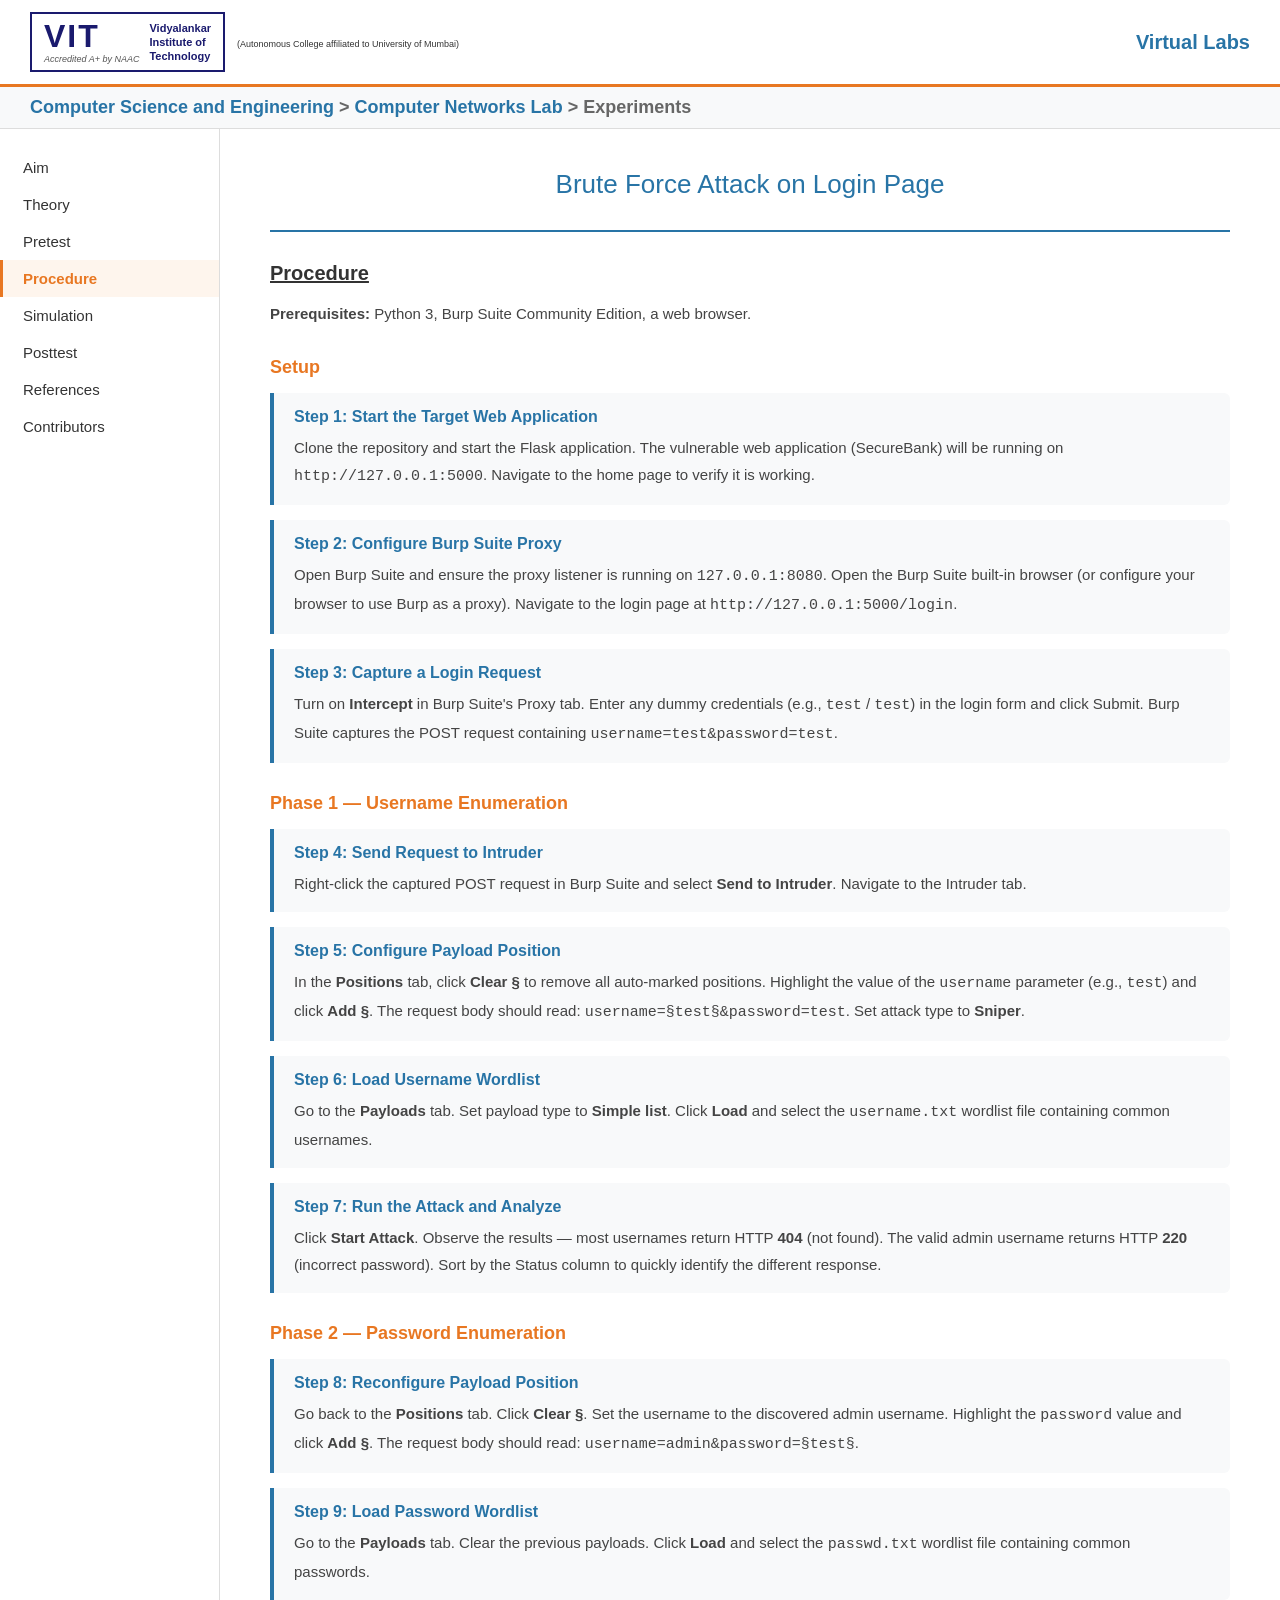
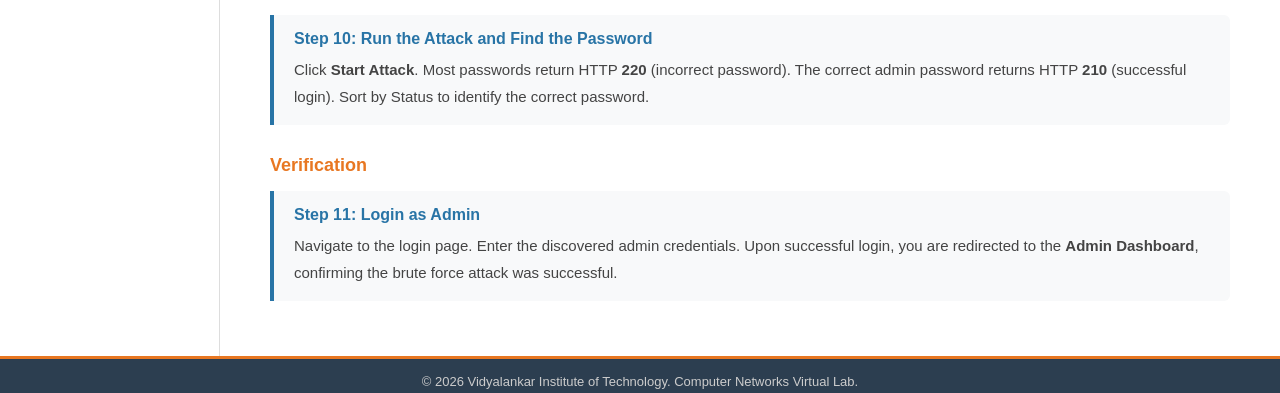
<file: experiment/procedure.html>
<!DOCTYPE html>
<html lang="en">
<head>
    <meta charset="UTF-8">
    <meta name="viewport" content="width=device-width, initial-scale=1.0">
    <title>Brute Force Attack - Procedure</title>
    <link rel="stylesheet" href="../styles.css">
    <style>
        .step { background: #f8f9fa; border-left: 4px solid #2874a6; padding: 15px 20px; margin-bottom: 15px; border-radius: 0 6px 6px 0; }
        .step h3 { font-size: 16px; color: #2874a6; margin-bottom: 8px; }
        .step p { margin-bottom: 0; }
        .phase-title { font-size: 18px; color: #e87722; margin: 30px 0 15px; font-weight: 600; }
    </style>
</head>
<body>
    <header class="header">
        <a href="../Introduction.html" class="logo">
            <div class="logo-box">
                <div>
                    <div class="logo-vit">VIT</div>
                    <div class="logo-accredited">Accredited A+ by NAAC</div>
                </div>
                <div class="logo-text">
                    Vidyalankar<br>Institute of<br>Technology
                </div>
            </div>
            <div class="logo-subtitle">(Autonomous College affiliated to University of Mumbai)</div>
        </a>
        <div class="header-title">Virtual Labs</div>
    </header>

    <div class="discipline-bar">
        <h2>
            <a href="../Introduction.html" style="color: #2874a6; text-decoration: none;">Computer Science and Engineering</a>
            <span style="color: #666;"> &gt; </span>
            <a href="../List-of-experiments.html" style="color: #2874a6; text-decoration: none;">Computer Networks Lab</a>
            <span style="color: #666;"> &gt; </span>
            <span style="color: #666;">Experiments</span>
        </h2>
    </div>

    <div class="container">
        <nav class="sidebar">
            <a href="aim.html">Aim</a>
            <a href="theory.html">Theory</a>
            <a href="pretest.html">Pretest</a>
            <a href="procedure.html" class="active">Procedure</a>
            <a href="simulation.html">Simulation</a>
            <a href="posttest.html">Posttest</a>
            <a href="references.html">References</a>
            <a href="contributors.html">Contributors</a>
        </nav>

        <main class="content">
            <h1>Brute Force Attack on Login Page</h1>
            <hr style="border: 1px solid #2874a6; margin-bottom: 30px;">

            <h2 style="font-size: 20px; color: #333; text-decoration: underline; margin-bottom: 15px;">Procedure</h2>

            <p><strong>Prerequisites:</strong> Python 3, Burp Suite Community Edition, a web browser.</p>

            <div class="phase-title">Setup</div>

            <div class="step">
                <h3>Step 1: Start the Target Web Application</h3>
                <p>Clone the repository and start the Flask application. The vulnerable web application (SecureBank) will be running on <code>http://127.0.0.1:5000</code>. Navigate to the home page to verify it is working.</p>
            </div>

            <div class="step">
                <h3>Step 2: Configure Burp Suite Proxy</h3>
                <p>Open Burp Suite and ensure the proxy listener is running on <code>127.0.0.1:8080</code>. Open the Burp Suite built-in browser (or configure your browser to use Burp as a proxy). Navigate to the login page at <code>http://127.0.0.1:5000/login</code>.</p>
            </div>

            <div class="step">
                <h3>Step 3: Capture a Login Request</h3>
                <p>Turn on <strong>Intercept</strong> in Burp Suite's Proxy tab. Enter any dummy credentials (e.g., <code>test</code> / <code>test</code>) in the login form and click Submit. Burp Suite captures the POST request containing <code>username=test&amp;password=test</code>.</p>
            </div>

            <div class="phase-title">Phase 1 — Username Enumeration</div>

            <div class="step">
                <h3>Step 4: Send Request to Intruder</h3>
                <p>Right-click the captured POST request in Burp Suite and select <strong>Send to Intruder</strong>. Navigate to the Intruder tab.</p>
            </div>

            <div class="step">
                <h3>Step 5: Configure Payload Position</h3>
                <p>In the <strong>Positions</strong> tab, click <strong>Clear &sect;</strong> to remove all auto-marked positions. Highlight the value of the <code>username</code> parameter (e.g., <code>test</code>) and click <strong>Add &sect;</strong>. The request body should read: <code>username=&sect;test&sect;&amp;password=test</code>. Set attack type to <strong>Sniper</strong>.</p>
            </div>

            <div class="step">
                <h3>Step 6: Load Username Wordlist</h3>
                <p>Go to the <strong>Payloads</strong> tab. Set payload type to <strong>Simple list</strong>. Click <strong>Load</strong> and select the <code>username.txt</code> wordlist file containing common usernames.</p>
            </div>

            <div class="step">
                <h3>Step 7: Run the Attack and Analyze</h3>
                <p>Click <strong>Start Attack</strong>. Observe the results — most usernames return HTTP <strong>404</strong> (not found). The valid admin username returns HTTP <strong>220</strong> (incorrect password). Sort by the Status column to quickly identify the different response.</p>
            </div>

            <div class="phase-title">Phase 2 — Password Enumeration</div>

            <div class="step">
                <h3>Step 8: Reconfigure Payload Position</h3>
                <p>Go back to the <strong>Positions</strong> tab. Click <strong>Clear &sect;</strong>. Set the username to the discovered admin username. Highlight the <code>password</code> value and click <strong>Add &sect;</strong>. The request body should read: <code>username=admin&amp;password=&sect;test&sect;</code>.</p>
            </div>

            <div class="step">
                <h3>Step 9: Load Password Wordlist</h3>
                <p>Go to the <strong>Payloads</strong> tab. Clear the previous payloads. Click <strong>Load</strong> and select the <code>passwd.txt</code> wordlist file containing common passwords.</p>
            </div>

            <div class="step">
                <h3>Step 10: Run the Attack and Find the Password</h3>
                <p>Click <strong>Start Attack</strong>. Most passwords return HTTP <strong>220</strong> (incorrect password). The correct admin password returns HTTP <strong>210</strong> (successful login). Sort by Status to identify the correct password.</p>
            </div>

            <div class="phase-title">Verification</div>

            <div class="step">
                <h3>Step 11: Login as Admin</h3>
                <p>Navigate to the login page. Enter the discovered admin credentials. Upon successful login, you are redirected to the <strong>Admin Dashboard</strong>, confirming the brute force attack was successful.</p>
            </div>
        </main>
    </div>

    <footer class="footer">
        &copy; 2026 Vidyalankar Institute of Technology. Computer Networks Virtual Lab.
    </footer>
</body>
</html>
</file>
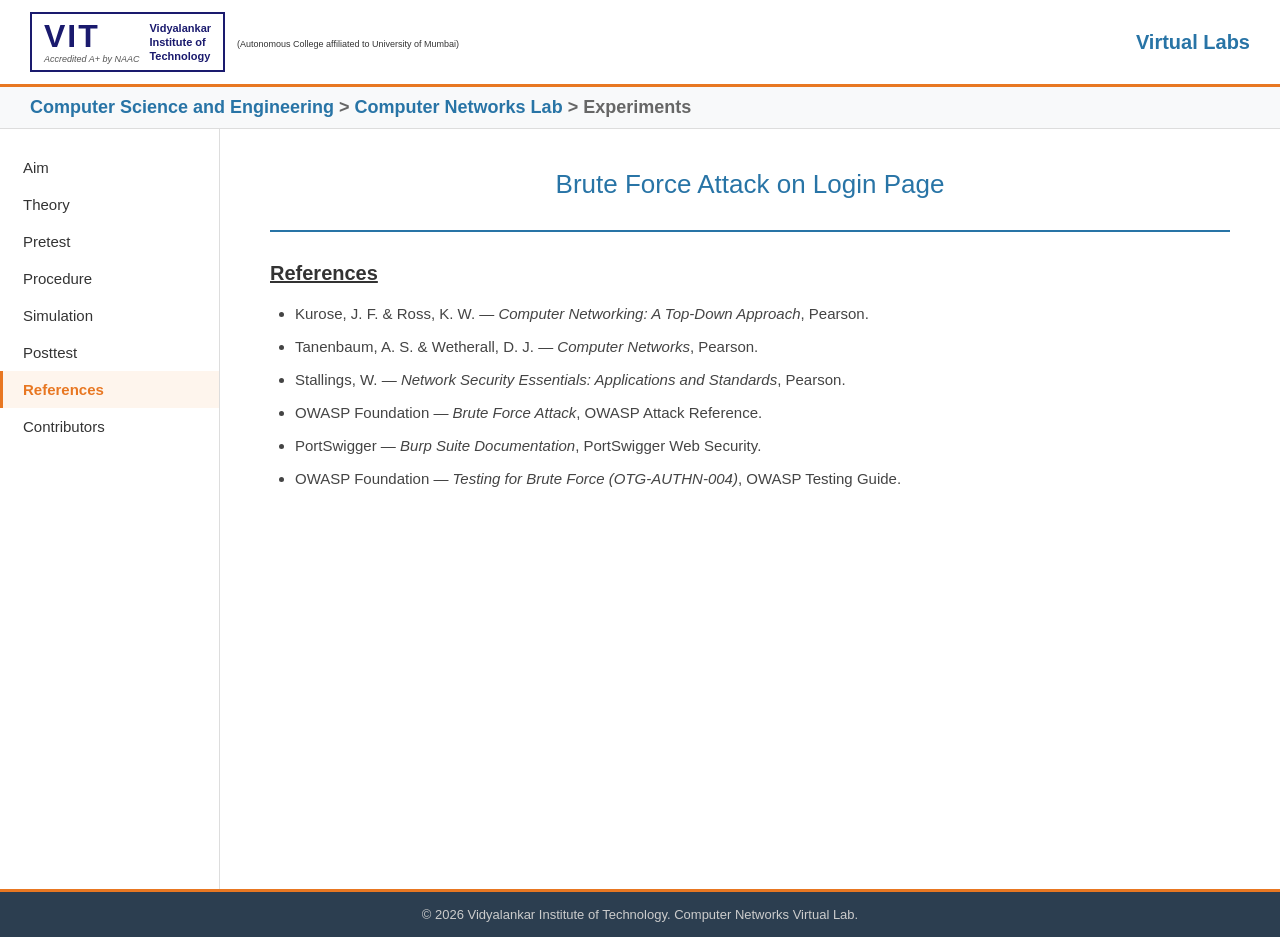
<file: experiment/references.html>
<!DOCTYPE html>
<html lang="en">
<head>
    <meta charset="UTF-8">
    <meta name="viewport" content="width=device-width, initial-scale=1.0">
    <title>Brute Force Attack - References</title>
    <link rel="stylesheet" href="../styles.css">
</head>
<body>
    <header class="header">
        <a href="../Introduction.html" class="logo">
            <div class="logo-box">
                <div>
                    <div class="logo-vit">VIT</div>
                    <div class="logo-accredited">Accredited A+ by NAAC</div>
                </div>
                <div class="logo-text">
                    Vidyalankar<br>Institute of<br>Technology
                </div>
            </div>
            <div class="logo-subtitle">(Autonomous College affiliated to University of Mumbai)</div>
        </a>
        <div class="header-title">Virtual Labs</div>
    </header>

    <div class="discipline-bar">
        <h2>
            <a href="../Introduction.html" style="color: #2874a6; text-decoration: none;">Computer Science and Engineering</a>
            <span style="color: #666;"> &gt; </span>
            <a href="../List-of-experiments.html" style="color: #2874a6; text-decoration: none;">Computer Networks Lab</a>
            <span style="color: #666;"> &gt; </span>
            <span style="color: #666;">Experiments</span>
        </h2>
    </div>

    <div class="container">
        <nav class="sidebar">
            <a href="aim.html">Aim</a>
            <a href="theory.html">Theory</a>
            <a href="pretest.html">Pretest</a>
            <a href="procedure.html">Procedure</a>
            <a href="simulation.html">Simulation</a>
            <a href="posttest.html">Posttest</a>
            <a href="references.html" class="active">References</a>
            <a href="contributors.html">Contributors</a>
        </nav>

        <main class="content">
            <h1>Brute Force Attack on Login Page</h1>
            <hr style="border: 1px solid #2874a6; margin-bottom: 30px;">

            <h2 style="font-size: 20px; color: #333; text-decoration: underline; margin-bottom: 15px;">References</h2>
            <ul>
                <li>Kurose, J. F. &amp; Ross, K. W. — <em>Computer Networking: A Top-Down Approach</em>, Pearson.</li>
                <li>Tanenbaum, A. S. &amp; Wetherall, D. J. — <em>Computer Networks</em>, Pearson.</li>
                <li>Stallings, W. — <em>Network Security Essentials: Applications and Standards</em>, Pearson.</li>
                <li>OWASP Foundation — <em>Brute Force Attack</em>, OWASP Attack Reference.</li>
                <li>PortSwigger — <em>Burp Suite Documentation</em>, PortSwigger Web Security.</li>
                <li>OWASP Foundation — <em>Testing for Brute Force (OTG-AUTHN-004)</em>, OWASP Testing Guide.</li>
            </ul>
        </main>
    </div>

    <footer class="footer">
        &copy; 2026 Vidyalankar Institute of Technology. Computer Networks Virtual Lab.
    </footer>
</body>
</html>
</file>
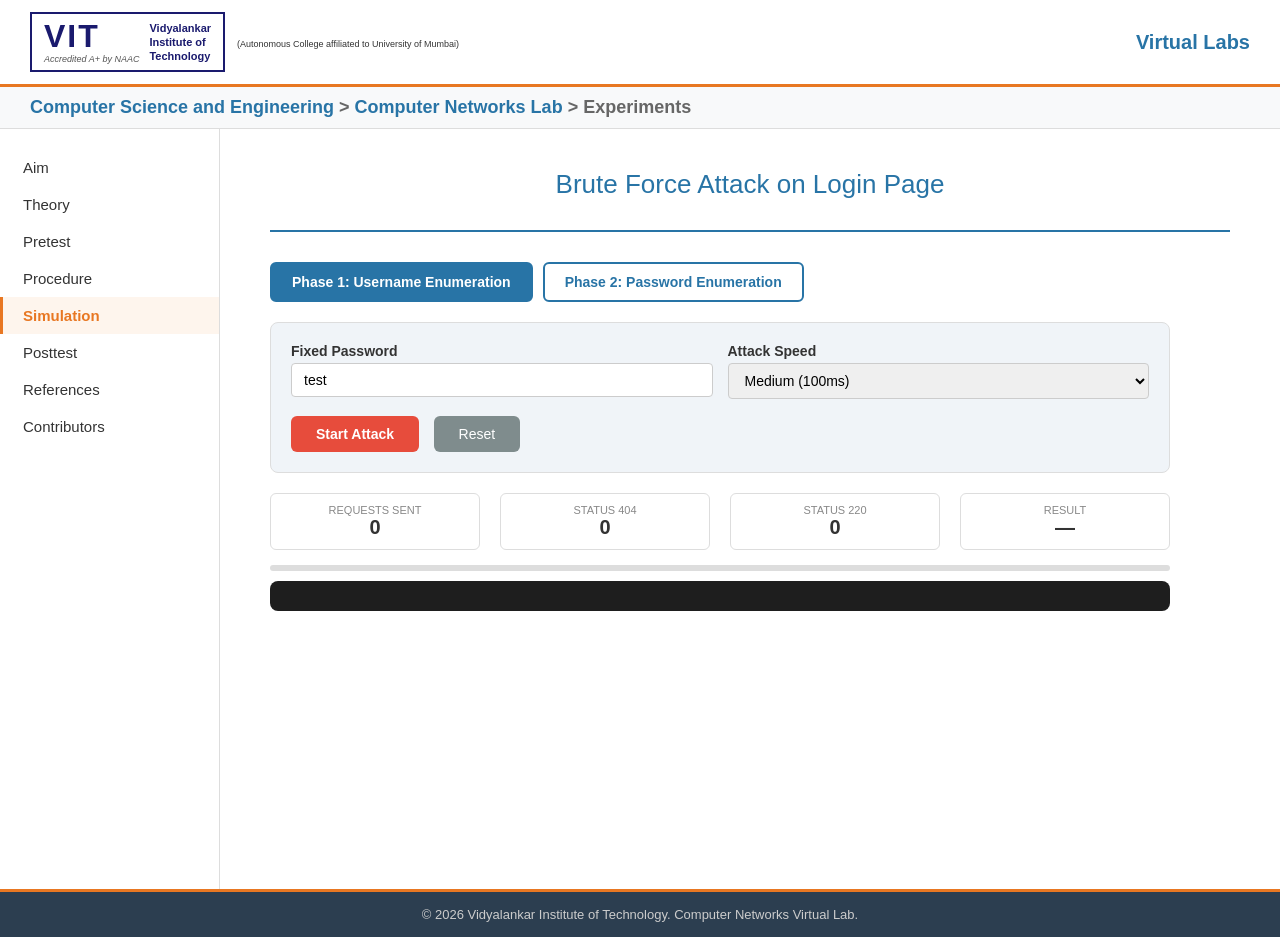
<file: experiment/simulation.html>
<!DOCTYPE html>
<html lang="en">
<head>
    <meta charset="UTF-8">
    <meta name="viewport" content="width=device-width, initial-scale=1.0">
    <title>Brute Force Attack - Simulation</title>
    <link rel="stylesheet" href="../styles.css">
    <style>
        .sim-wrapper { max-width: 900px; }

        /* Phase selector */
        .phase-tabs { display: flex; gap: 10px; margin-bottom: 20px; }
        .phase-tab { padding: 10px 20px; border: 2px solid #2874a6; border-radius: 6px; background: #fff; color: #2874a6; cursor: pointer; font-size: 14px; font-weight: 600; }
        .phase-tab.active { background: #2874a6; color: #fff; }

        /* Controls */
        .controls { background: #f0f4f8; border: 1px solid #ddd; border-radius: 8px; padding: 20px; margin-bottom: 20px; }
        .controls label { font-size: 14px; font-weight: 600; color: #333; display: block; margin-bottom: 4px; }
        .controls input, .controls select { padding: 8px 12px; border: 1px solid #ccc; border-radius: 4px; font-size: 14px; width: 100%; margin-bottom: 12px; }
        .controls .row { display: flex; gap: 15px; }
        .controls .row > div { flex: 1; }

        .btn-attack { background: #e74c3c; color: #fff; border: none; padding: 10px 25px; border-radius: 6px; font-size: 14px; font-weight: 600; cursor: pointer; }
        .btn-attack:hover { background: #c0392b; }
        .btn-attack:disabled { background: #999; cursor: not-allowed; }
        .btn-reset { background: #7f8c8d; color: #fff; border: none; padding: 10px 25px; border-radius: 6px; font-size: 14px; cursor: pointer; margin-left: 10px; }
        .btn-reset:hover { background: #636e72; }

        /* Progress */
        .progress-bar { width: 100%; height: 6px; background: #ddd; border-radius: 3px; margin: 10px 0; overflow: hidden; }
        .progress-fill { height: 100%; background: #2874a6; border-radius: 3px; transition: width 0.1s; width: 0%; }

        .stats { display: flex; gap: 20px; margin: 10px 0 15px; }
        .stat { background: #fff; border: 1px solid #ddd; border-radius: 6px; padding: 10px 15px; text-align: center; flex: 1; }
        .stat .label { font-size: 11px; color: #888; text-transform: uppercase; }
        .stat .value { font-size: 20px; font-weight: 700; color: #333; }
        .stat .value.found { color: #27ae60; }

        /* Results log */
        .log-container { background: #1e1e1e; border-radius: 8px; padding: 15px; max-height: 300px; overflow-y: auto; font-family: 'Courier New', monospace; font-size: 13px; }
        .log-entry { padding: 3px 0; border-bottom: 1px solid #2a2a2a; display: flex; gap: 10px; }
        .log-entry .idx { color: #666; min-width: 30px; }
        .log-entry .payload { color: #ddd; min-width: 150px; }
        .log-entry .status { font-weight: 700; min-width: 50px; }
        .log-entry .status.s404 { color: #e74c3c; }
        .log-entry .status.s220 { color: #f39c12; }
        .log-entry .status.s210 { color: #2ecc71; }
        .log-entry .msg { color: #888; }

        /* Found banner */
        .found-banner { background: #d4edda; border: 2px solid #27ae60; border-radius: 8px; padding: 15px 20px; margin-top: 15px; display: none; }
        .found-banner h3 { color: #155724; font-size: 16px; margin-bottom: 5px; }
        .found-banner p { color: #155724; font-size: 14px; margin: 0; }
    </style>
</head>
<body>
    <header class="header">
        <a href="../Introduction.html" class="logo">
            <div class="logo-box">
                <div>
                    <div class="logo-vit">VIT</div>
                    <div class="logo-accredited">Accredited A+ by NAAC</div>
                </div>
                <div class="logo-text">
                    Vidyalankar<br>Institute of<br>Technology
                </div>
            </div>
            <div class="logo-subtitle">(Autonomous College affiliated to University of Mumbai)</div>
        </a>
        <div class="header-title">Virtual Labs</div>
    </header>

    <div class="discipline-bar">
        <h2>
            <a href="../Introduction.html" style="color: #2874a6; text-decoration: none;">Computer Science and Engineering</a>
            <span style="color: #666;"> &gt; </span>
            <a href="../List-of-experiments.html" style="color: #2874a6; text-decoration: none;">Computer Networks Lab</a>
            <span style="color: #666;"> &gt; </span>
            <span style="color: #666;">Experiments</span>
        </h2>
    </div>

    <div class="container">
        <nav class="sidebar">
            <a href="aim.html">Aim</a>
            <a href="theory.html">Theory</a>
            <a href="pretest.html">Pretest</a>
            <a href="procedure.html">Procedure</a>
            <a href="simulation.html" class="active">Simulation</a>
            <a href="posttest.html">Posttest</a>
            <a href="references.html">References</a>
            <a href="contributors.html">Contributors</a>
        </nav>

        <main class="content">
            <h1>Brute Force Attack on Login Page</h1>
            <hr style="border: 1px solid #2874a6; margin-bottom: 30px;">

            <div class="sim-wrapper">
                <!-- Phase Tabs -->
                <div class="phase-tabs">
                    <div class="phase-tab active" onclick="switchPhase('username')">Phase 1: Username Enumeration</div>
                    <div class="phase-tab" onclick="switchPhase('password')">Phase 2: Password Enumeration</div>
                </div>

                <!-- Controls -->
                <div class="controls">
                    <div class="row">
                        <div>
                            <label id="fixedLabel">Fixed Password</label>
                            <input type="text" id="fixedValue" value="test" readonly>
                        </div>
                        <div>
                            <label>Attack Speed</label>
                            <select id="speed">
                                <option value="300">Slow (300ms)</option>
                                <option value="100" selected>Medium (100ms)</option>
                                <option value="30">Fast (30ms)</option>
                            </select>
                        </div>
                    </div>
                    <div style="margin-top: 5px;">
                        <button class="btn-attack" id="btnAttack" onclick="startAttack()">Start Attack</button>
                        <button class="btn-reset" onclick="resetSim()">Reset</button>
                    </div>
                </div>

                <!-- Stats -->
                <div class="stats">
                    <div class="stat">
                        <div class="label">Requests Sent</div>
                        <div class="value" id="statSent">0</div>
                    </div>
                    <div class="stat">
                        <div class="label">Status 404</div>
                        <div class="value" id="stat404">0</div>
                    </div>
                    <div class="stat">
                        <div class="label" id="statDiffLabel">Status 220</div>
                        <div class="value" id="statDiff">0</div>
                    </div>
                    <div class="stat">
                        <div class="label">Result</div>
                        <div class="value" id="statResult">—</div>
                    </div>
                </div>

                <!-- Progress -->
                <div class="progress-bar"><div class="progress-fill" id="progress"></div></div>

                <!-- Log -->
                <div class="log-container" id="log"></div>

                <!-- Found Banner -->
                <div class="found-banner" id="foundBanner">
                    <h3 id="foundTitle"></h3>
                    <p id="foundText"></p>
                </div>
            </div>
        </main>
    </div>

    <footer class="footer">
        &copy; 2026 Vidyalankar Institute of Technology. Computer Networks Virtual Lab.
    </footer>

    <script>
        // Wordlists
        const usernames = [
            "carlos", "root", "test", "guest", "info", "mysql", "user",
            "administrator", "oracle", "ftp", "pi", "puppet", "ansible",
            "ec2-user", "vagrant", "admin", "azureuser", "access",
            "accounting", "adkit", "webmaster", "support", "postmaster"
        ];

        const passwords = [
            "123456", "password", "12345678", "qwerty", "123456789",
            "12345", "1234", "111111", "dragon", "baseball", "abc123",
            "football", "monkey", "letmein", "shadow", "master",
            "superman", "mustang", "michael", "654321",
            "trustno1", "hunter", "batman", "charlie"
        ];

        // Simulated server
        const ADMIN_USER = "admin";
        const ADMIN_PASS = "superman";

        function simulateLogin(username, password) {
            if (username === ADMIN_USER && password === ADMIN_PASS) {
                return { status: 210, message: "Redirect to /dashboard" };
            } else if (username === ADMIN_USER && password !== ADMIN_PASS) {
                return { status: 220, message: "Incorrect password" };
            } else {
                return { status: 404, message: "User not found" };
            }
        }

        let currentPhase = "username";
        let running = false;
        let timeoutId = null;

        function switchPhase(phase) {
            if (running) return;
            currentPhase = phase;
            document.querySelectorAll('.phase-tab').forEach((t, i) => {
                t.classList.toggle('active', (i === 0 && phase === 'username') || (i === 1 && phase === 'password'));
            });
            if (phase === 'username') {
                document.getElementById('fixedLabel').textContent = 'Fixed Password';
                document.getElementById('fixedValue').value = 'test';
                document.getElementById('statDiffLabel').textContent = 'Status 220';
            } else {
                document.getElementById('fixedLabel').textContent = 'Fixed Username';
                document.getElementById('fixedValue').value = 'admin';
                document.getElementById('statDiffLabel').textContent = 'Status 210';
            }
            resetSim();
        }

        function resetSim() {
            if (timeoutId) clearTimeout(timeoutId);
            running = false;
            document.getElementById('btnAttack').disabled = false;
            document.getElementById('btnAttack').textContent = 'Start Attack';
            document.getElementById('log').innerHTML = '';
            document.getElementById('progress').style.width = '0%';
            document.getElementById('statSent').textContent = '0';
            document.getElementById('stat404').textContent = '0';
            document.getElementById('statDiff').textContent = '0';
            document.getElementById('statResult').textContent = '—';
            document.getElementById('statResult').classList.remove('found');
            document.getElementById('foundBanner').style.display = 'none';
        }

        function startAttack() {
            if (running) return;
            running = true;
            document.getElementById('btnAttack').disabled = true;
            document.getElementById('btnAttack').textContent = 'Running...';

            const list = currentPhase === 'username' ? usernames : passwords;
            const speed = parseInt(document.getElementById('speed').value);
            let index = 0;
            let count404 = 0;
            let countDiff = 0;

            function step() {
                if (index >= list.length || !running) {
                    running = false;
                    document.getElementById('btnAttack').disabled = false;
                    document.getElementById('btnAttack').textContent = 'Start Attack';
                    return;
                }

                const payload = list[index];
                let result;

                if (currentPhase === 'username') {
                    result = simulateLogin(payload, 'test');
                } else {
                    result = simulateLogin('admin', payload);
                }

                // Update stats
                index++;
                document.getElementById('statSent').textContent = index;
                document.getElementById('progress').style.width = ((index / list.length) * 100) + '%';

                if (result.status === 404) {
                    count404++;
                    document.getElementById('stat404').textContent = count404;
                } else {
                    countDiff++;
                    document.getElementById('statDiff').textContent = countDiff;
                }

                // Add log entry
                const log = document.getElementById('log');
                const entry = document.createElement('div');
                entry.className = 'log-entry';

                const statusClass = 's' + result.status;
                const label = currentPhase === 'username' ? 'username' : 'password';

                entry.innerHTML =
                    '<span class="idx">#' + index + '</span>' +
                    '<span class="payload">' + label + '=' + payload + '</span>' +
                    '<span class="status ' + statusClass + '">' + result.status + '</span>' +
                    '<span class="msg">' + result.message + '</span>';
                log.appendChild(entry);
                log.scrollTop = log.scrollHeight;

                // Check if found
                if ((currentPhase === 'username' && result.status === 220) ||
                    (currentPhase === 'password' && result.status === 210)) {
                    document.getElementById('statResult').textContent = payload;
                    document.getElementById('statResult').classList.add('found');

                    const banner = document.getElementById('foundBanner');
                    banner.style.display = 'block';
                    if (currentPhase === 'username') {
                        document.getElementById('foundTitle').textContent = 'Username Found: ' + payload;
                        document.getElementById('foundText').textContent =
                            'The username "' + payload + '" returned HTTP 220 (incorrect password) instead of 404 (not found). This confirms it is a valid username. Proceed to Phase 2 to enumerate the password.';
                    } else {
                        document.getElementById('foundTitle').textContent = 'Password Found: ' + payload;
                        document.getElementById('foundText').textContent =
                            'The password "' + payload + '" returned HTTP 210 (admin login success) instead of 220 (wrong password). The admin credentials are admin / ' + payload + '.';
                    }

                    running = false;
                    document.getElementById('btnAttack').disabled = false;
                    document.getElementById('btnAttack').textContent = 'Start Attack';
                    return;
                }

                timeoutId = setTimeout(step, speed);
            }

            step();
        }
    </script>
</body>
</html>
</file>
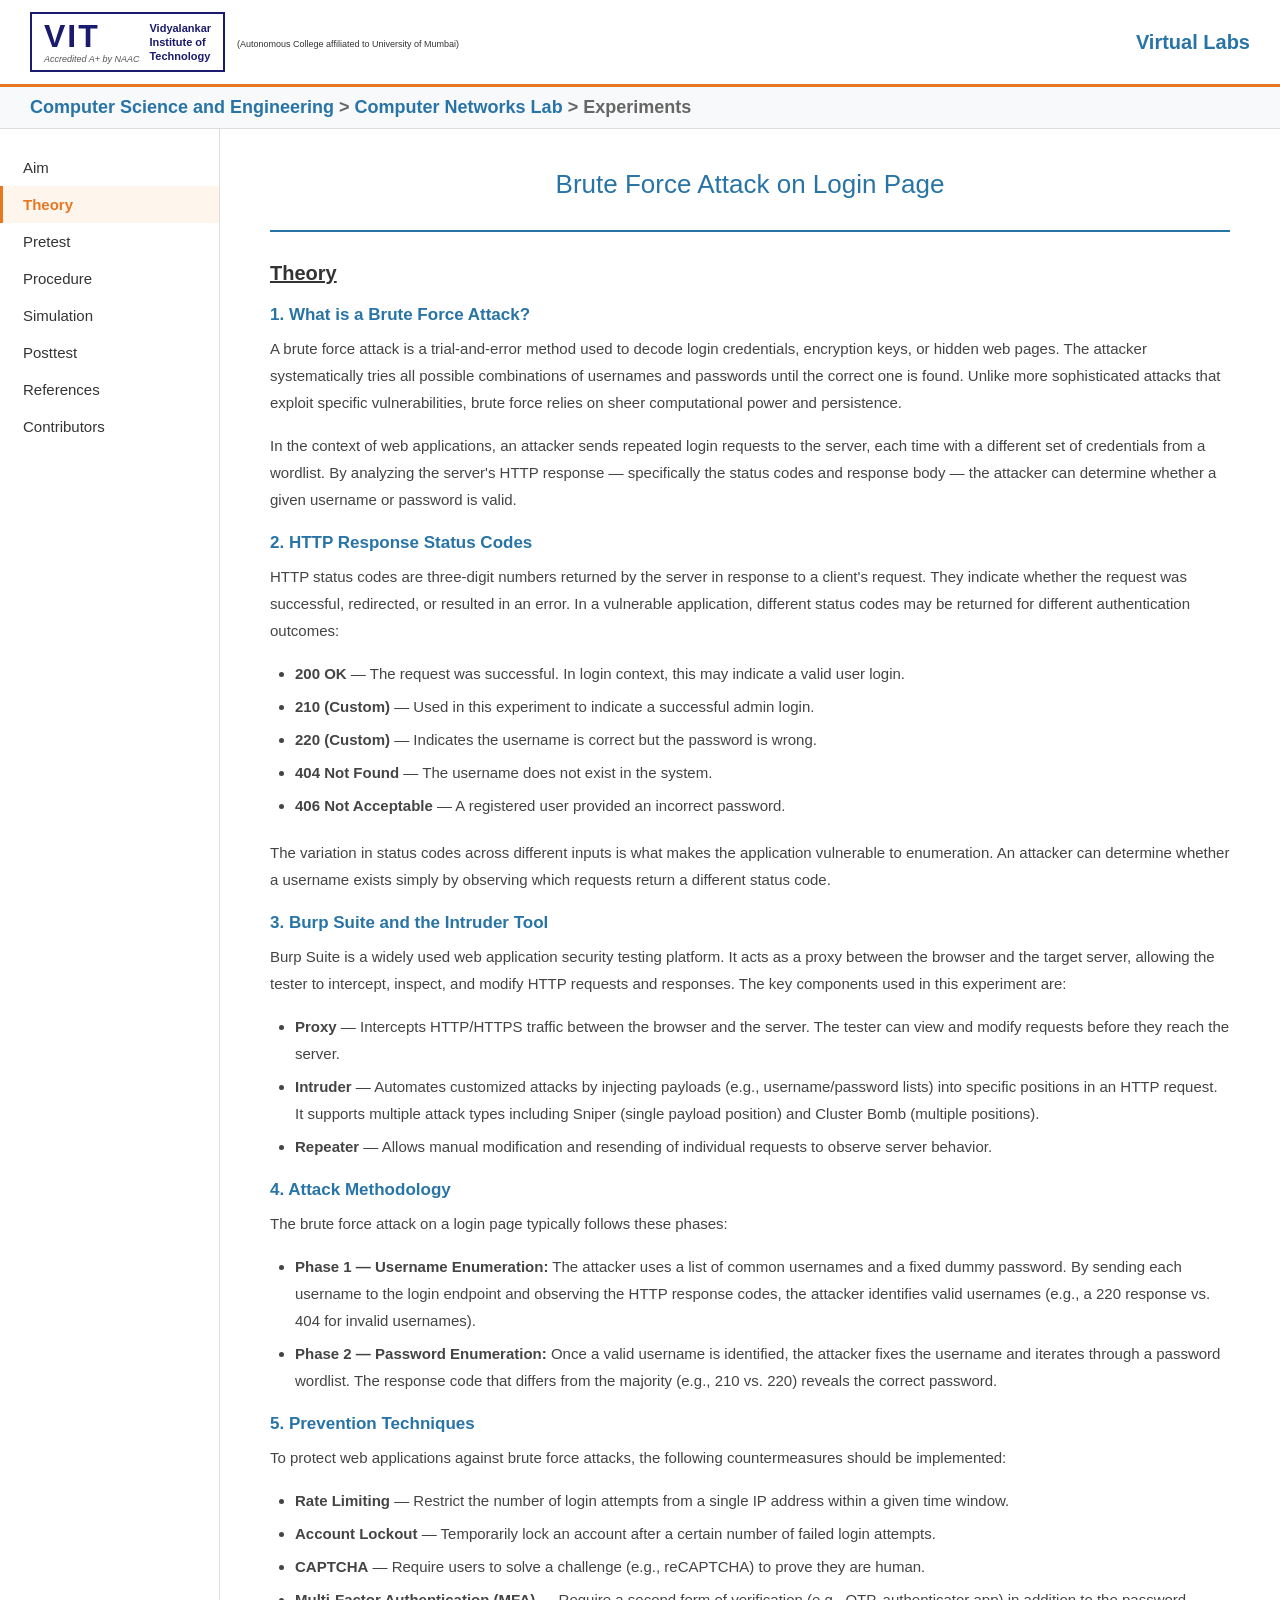
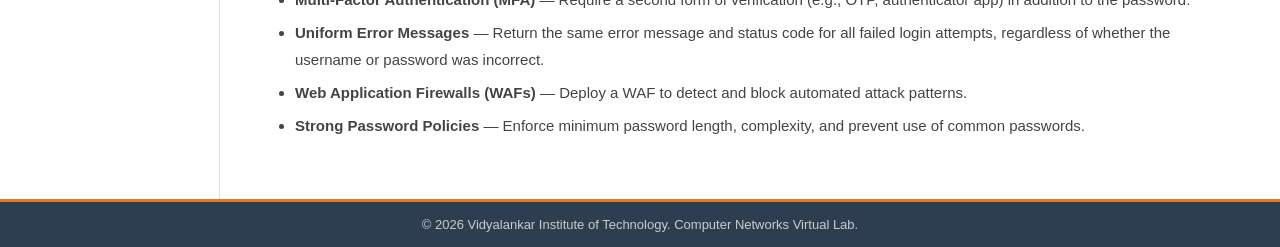
<file: experiment/theory.html>
<!DOCTYPE html>
<html lang="en">
<head>
    <meta charset="UTF-8">
    <meta name="viewport" content="width=device-width, initial-scale=1.0">
    <title>Brute Force Attack - Theory</title>
    <link rel="stylesheet" href="../styles.css">
</head>
<body>
    <header class="header">
        <a href="../Introduction.html" class="logo">
            <div class="logo-box">
                <div>
                    <div class="logo-vit">VIT</div>
                    <div class="logo-accredited">Accredited A+ by NAAC</div>
                </div>
                <div class="logo-text">
                    Vidyalankar<br>Institute of<br>Technology
                </div>
            </div>
            <div class="logo-subtitle">(Autonomous College affiliated to University of Mumbai)</div>
        </a>
        <div class="header-title">Virtual Labs</div>
    </header>

    <div class="discipline-bar">
        <h2>
            <a href="../Introduction.html" style="color: #2874a6; text-decoration: none;">Computer Science and Engineering</a>
            <span style="color: #666;"> &gt; </span>
            <a href="../List-of-experiments.html" style="color: #2874a6; text-decoration: none;">Computer Networks Lab</a>
            <span style="color: #666;"> &gt; </span>
            <span style="color: #666;">Experiments</span>
        </h2>
    </div>

    <div class="container">
        <nav class="sidebar">
            <a href="aim.html">Aim</a>
            <a href="theory.html" class="active">Theory</a>
            <a href="pretest.html">Pretest</a>
            <a href="procedure.html">Procedure</a>
            <a href="simulation.html">Simulation</a>
            <a href="posttest.html">Posttest</a>
            <a href="references.html">References</a>
            <a href="contributors.html">Contributors</a>
        </nav>

        <main class="content">
            <h1>Brute Force Attack on Login Page</h1>
            <hr style="border: 1px solid #2874a6; margin-bottom: 30px;">

            <h2 style="font-size: 20px; color: #333; text-decoration: underline; margin-bottom: 15px;">Theory</h2>

            <h3 style="font-size: 17px; color: #2874a6; margin: 20px 0 10px;">1. What is a Brute Force Attack?</h3>
            <p>
                A brute force attack is a trial-and-error method used to decode login credentials, encryption keys, or hidden web pages. The attacker systematically tries all possible combinations of usernames and passwords until the correct one is found. Unlike more sophisticated attacks that exploit specific vulnerabilities, brute force relies on sheer computational power and persistence.
            </p>
            <p>
                In the context of web applications, an attacker sends repeated login requests to the server, each time with a different set of credentials from a wordlist. By analyzing the server's HTTP response — specifically the status codes and response body — the attacker can determine whether a given username or password is valid.
            </p>

            <h3 style="font-size: 17px; color: #2874a6; margin: 20px 0 10px;">2. HTTP Response Status Codes</h3>
            <p>
                HTTP status codes are three-digit numbers returned by the server in response to a client's request. They indicate whether the request was successful, redirected, or resulted in an error. In a vulnerable application, different status codes may be returned for different authentication outcomes:
            </p>
            <ul>
                <li><strong>200 OK</strong> — The request was successful. In login context, this may indicate a valid user login.</li>
                <li><strong>210 (Custom)</strong> — Used in this experiment to indicate a successful admin login.</li>
                <li><strong>220 (Custom)</strong> — Indicates the username is correct but the password is wrong.</li>
                <li><strong>404 Not Found</strong> — The username does not exist in the system.</li>
                <li><strong>406 Not Acceptable</strong> — A registered user provided an incorrect password.</li>
            </ul>
            <p>
                The variation in status codes across different inputs is what makes the application vulnerable to enumeration. An attacker can determine whether a username exists simply by observing which requests return a different status code.
            </p>

            <h3 style="font-size: 17px; color: #2874a6; margin: 20px 0 10px;">3. Burp Suite and the Intruder Tool</h3>
            <p>
                Burp Suite is a widely used web application security testing platform. It acts as a proxy between the browser and the target server, allowing the tester to intercept, inspect, and modify HTTP requests and responses. The key components used in this experiment are:
            </p>
            <ul>
                <li><strong>Proxy</strong> — Intercepts HTTP/HTTPS traffic between the browser and the server. The tester can view and modify requests before they reach the server.</li>
                <li><strong>Intruder</strong> — Automates customized attacks by injecting payloads (e.g., username/password lists) into specific positions in an HTTP request. It supports multiple attack types including Sniper (single payload position) and Cluster Bomb (multiple positions).</li>
                <li><strong>Repeater</strong> — Allows manual modification and resending of individual requests to observe server behavior.</li>
            </ul>

            <h3 style="font-size: 17px; color: #2874a6; margin: 20px 0 10px;">4. Attack Methodology</h3>
            <p>The brute force attack on a login page typically follows these phases:</p>
            <ul>
                <li><strong>Phase 1 — Username Enumeration:</strong> The attacker uses a list of common usernames and a fixed dummy password. By sending each username to the login endpoint and observing the HTTP response codes, the attacker identifies valid usernames (e.g., a 220 response vs. 404 for invalid usernames).</li>
                <li><strong>Phase 2 — Password Enumeration:</strong> Once a valid username is identified, the attacker fixes the username and iterates through a password wordlist. The response code that differs from the majority (e.g., 210 vs. 220) reveals the correct password.</li>
            </ul>

            <h3 style="font-size: 17px; color: #2874a6; margin: 20px 0 10px;">5. Prevention Techniques</h3>
            <p>To protect web applications against brute force attacks, the following countermeasures should be implemented:</p>
            <ul>
                <li><strong>Rate Limiting</strong> — Restrict the number of login attempts from a single IP address within a given time window.</li>
                <li><strong>Account Lockout</strong> — Temporarily lock an account after a certain number of failed login attempts.</li>
                <li><strong>CAPTCHA</strong> — Require users to solve a challenge (e.g., reCAPTCHA) to prove they are human.</li>
                <li><strong>Multi-Factor Authentication (MFA)</strong> — Require a second form of verification (e.g., OTP, authenticator app) in addition to the password.</li>
                <li><strong>Uniform Error Messages</strong> — Return the same error message and status code for all failed login attempts, regardless of whether the username or password was incorrect.</li>
                <li><strong>Web Application Firewalls (WAFs)</strong> — Deploy a WAF to detect and block automated attack patterns.</li>
                <li><strong>Strong Password Policies</strong> — Enforce minimum password length, complexity, and prevent use of common passwords.</li>
            </ul>
        </main>
    </div>

    <footer class="footer">
        &copy; 2026 Vidyalankar Institute of Technology. Computer Networks Virtual Lab.
    </footer>
</body>
</html>
</file>
<file: styles.css>
* {
    margin: 0;
    padding: 0;
    box-sizing: border-box;
}

body {
    font-family: 'Segoe UI', Tahoma, Geneva, Verdana, sans-serif;
    color: #333;
    background: #fff;
}

/* Header */
.header {
    background: #fff;
    border-bottom: 3px solid #e87722;
    padding: 12px 30px;
    display: flex;
    align-items: center;
    gap: 20px;
}

.logo {
    display: flex;
    align-items: center;
    gap: 12px;
    text-decoration: none;
    color: inherit;
}

.logo-box {
    border: 2px solid #1a1a6e;
    padding: 6px 12px;
    display: flex;
    align-items: center;
    gap: 10px;
    background: #fff;
}

.logo-vit {
    font-size: 32px;
    font-weight: 900;
    color: #1a1a6e;
    letter-spacing: 2px;
    line-height: 1;
}

.logo-text {
    font-size: 11px;
    color: #1a1a6e;
    line-height: 1.3;
    font-weight: 600;
}

.logo-accredited {
    font-size: 9px;
    color: #555;
    font-style: italic;
    margin-top: 2px;
}

.logo-subtitle {
    font-size: 9px;
    color: #333;
    text-align: center;
    margin-top: 4px;
}

.header-title {
    font-size: 20px;
    color: #2874a6;
    font-weight: 600;
    margin-left: auto;
}

/* Discipline bar */
.discipline-bar {
    background: #f8f9fa;
    padding: 10px 30px;
    border-bottom: 1px solid #ddd;
}

.discipline-bar h2 {
    color: #2874a6;
    font-size: 18px;
    font-weight: 600;
}

/* Layout */
.container {
    display: flex;
    min-height: calc(100vh - 140px);
}

/* Sidebar */
.sidebar {
    width: 220px;
    min-width: 220px;
    border-right: 1px solid #ddd;
    padding: 20px 0;
    background: #fff;
}

.sidebar a {
    display: block;
    padding: 10px 20px;
    color: #333;
    text-decoration: none;
    font-size: 15px;
    border-left: 3px solid transparent;
    transition: all 0.2s;
}

.sidebar a:hover {
    color: #e87722;
    background: #fef5ed;
    border-left-color: #e87722;
}

.sidebar a.active {
    color: #e87722;
    font-weight: 600;
    border-left-color: #e87722;
    background: #fef5ed;
}

/* Main content */
.content {
    flex: 1;
    padding: 40px 50px;
}

.content h1 {
    color: #2874a6;
    font-size: 26px;
    font-weight: 500;
    text-align: center;
    margin-bottom: 30px;
}

.content p {
    font-size: 15px;
    line-height: 1.8;
    color: #444;
    margin-bottom: 16px;
}

.content ul {
    margin: 10px 0 20px 25px;
}

.content ul li {
    font-size: 15px;
    line-height: 1.8;
    color: #444;
    margin-bottom: 6px;
}

.content table {
    width: 100%;
    border-collapse: collapse;
    margin: 20px 0;
}

.content table th,
.content table td {
    border: 1px solid #ddd;
    padding: 10px 14px;
    text-align: left;
    font-size: 14px;
}

.content table th {
    background: #2874a6;
    color: #fff;
    font-weight: 600;
}

.content table tr:nth-child(even) {
    background: #f8f9fa;
}

/* Experiment list */
.experiment-list {
    list-style: none;
    margin: 0;
    padding: 0;
}

.experiment-list li {
    padding: 14px 20px;
    border: 1px solid #ddd;
    border-radius: 6px;
    margin-bottom: 10px;
    display: flex;
    align-items: center;
    gap: 12px;
    transition: all 0.2s;
}

.experiment-list li:hover {
    border-color: #2874a6;
    background: #f0f7fc;
}

.experiment-list li a {
    color: #2874a6;
    text-decoration: none;
    font-size: 15px;
    font-weight: 500;
}

.experiment-list li a:hover {
    text-decoration: underline;
}

.experiment-number {
    background: #2874a6;
    color: #fff;
    width: 30px;
    height: 30px;
    border-radius: 50%;
    display: flex;
    align-items: center;
    justify-content: center;
    font-size: 14px;
    font-weight: 600;
    flex-shrink: 0;
}

/* Footer */
.footer {
    background: #2c3e50;
    color: #ccc;
    text-align: center;
    padding: 15px;
    font-size: 13px;
    border-top: 3px solid #e87722;
}

/* Responsive */
@media (max-width: 768px) {
    .container {
        flex-direction: column;
    }

    .sidebar {
        width: 100%;
        min-width: 100%;
        border-right: none;
        border-bottom: 1px solid #ddd;
        padding: 10px 0;
        display: flex;
        overflow-x: auto;
    }

    .sidebar a {
        white-space: nowrap;
        border-left: none;
        border-bottom: 3px solid transparent;
    }

    .sidebar a.active {
        border-left: none;
        border-bottom-color: #e87722;
    }

    .content {
        padding: 20px;
    }

    .header {
        flex-direction: column;
        text-align: center;
    }

    .header-title {
        margin-left: 0;
    }
}
</file>
